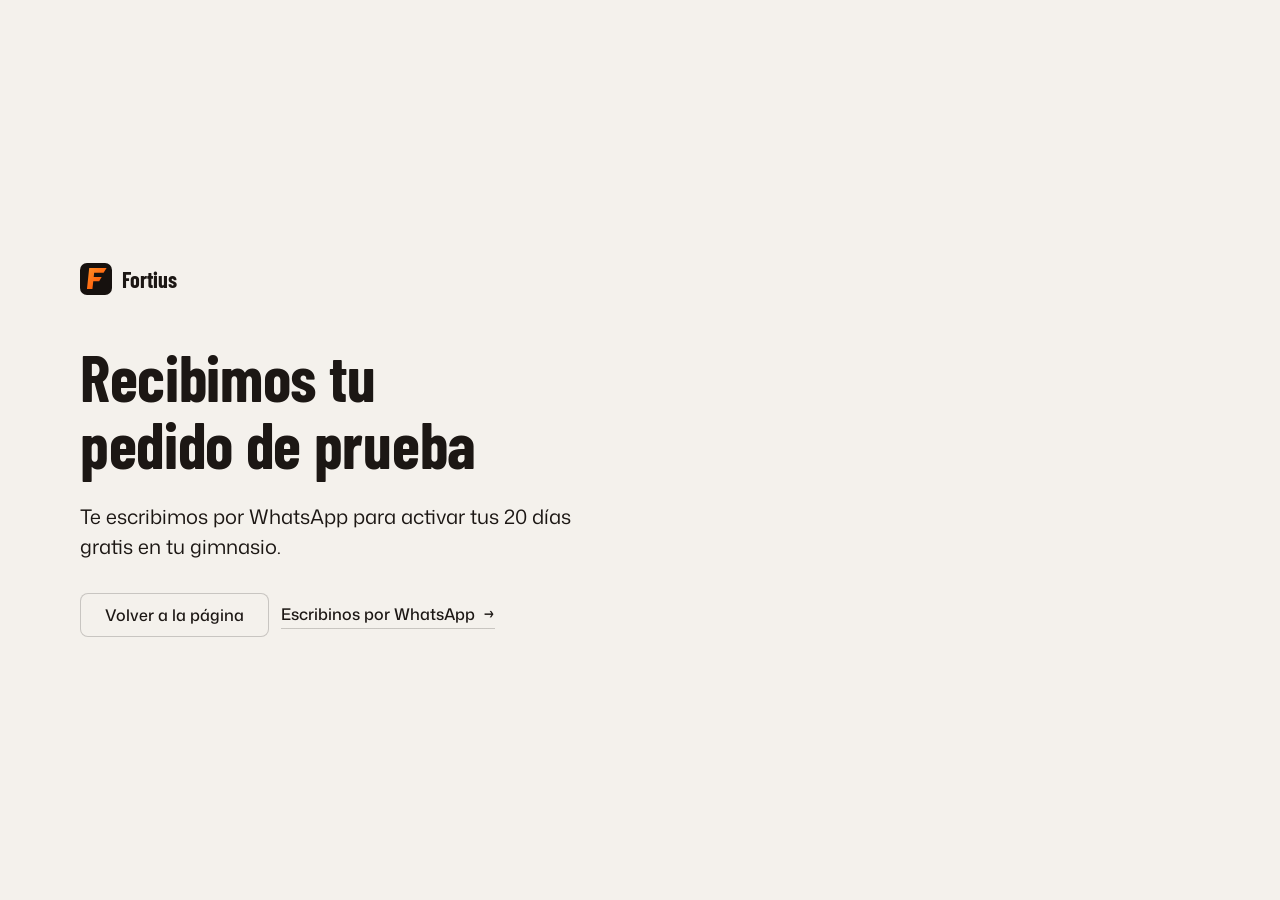
<file: gracias.html>
<!doctype html>
<html lang="es" data-type="software" data-radius="soft" data-buttons="solid" data-motion>
<head>
<meta charset="utf-8">
<meta name="viewport" content="width=device-width, initial-scale=1, viewport-fit=cover">
<title>Recibimos tu pedido: Fortius</title>
<meta name="robots" content="noindex">
<link rel="icon" type="image/svg+xml" href="assets/app/fortius.svg">
<link rel="preconnect" href="https://fonts.googleapis.com">
<link rel="preconnect" href="https://fonts.gstatic.com" crossorigin>
<link href="https://fonts.googleapis.com/css2?family=Barlow+Condensed:wght@600;700&family=Mona+Sans:wdth,wght@75..125,400..600&display=swap" rel="stylesheet">
<link rel="stylesheet" href="assets/system.css">
<link rel="stylesheet" href="assets/motion/motion.css">
<style>
:root {
  --p-bg: #f4f1ec; --p-surface: #e9e4dc; --p-ink: #1c1714; --p-muted: #463f39;
  --p-accent: #e8590c; --p-accent-ink: #111111; --p-action: #e8590c; --p-action-ink: #111111;
  --p-inv-bg: #1c1714; --p-inv-surface: #282320; --p-inv-ink: #f4f1ec; --p-inv-muted: #c4bfb9;
  --p-inv-accent: #e8590c; --p-inv-accent-ink: #111111; --p-inv-action: #e8590c; --p-inv-action-ink: #111111;
  --font-display: "Barlow Condensed", "Arial Narrow", system-ui, sans-serif;
  --font-text: "Mona Sans", system-ui, sans-serif;
  --display-weight: 700;
  --display-tracking: -0.005em;
  --display-stretch: 100%;
}
.gracias { min-height: 100svh; display: grid; align-content: center; padding-block: var(--s-8); }
.gracias__marca { display: inline-flex; align-items: center; gap: 10px; font: var(--display-weight) 22px/1 var(--font-display); color: var(--ink); text-decoration: none; margin-bottom: var(--s-7); }
.gracias__marca svg { width: 32px; height: 32px; }
.gracias h1 { font: var(--display-weight) clamp(38px, 4vw + 20px, 64px)/1.05 var(--font-display); letter-spacing: var(--display-tracking); font-stretch: var(--display-stretch); margin: 0 0 var(--s-5); max-width: 16ch; }
.gracias p { font-size: 20px; line-height: 1.5; max-width: 44ch; margin: 0 0 var(--s-6); }
</style>
</head>
<body>
<main class="gracias">
  <div class="wrap">
    <a class="gracias__marca" href="index.html" aria-label="Fortius, volver al inicio">
      <svg viewBox="0 0 512 512" aria-hidden="true"><defs><linearGradient id="gr-f" x1="0" y1="0" x2="1" y2="1"><stop offset="0" stop-color="#FF8A24"/><stop offset="1" stop-color="#FF4E00"/></linearGradient></defs><rect width="512" height="512" rx="112" fill="#16110E"/><g transform="translate(256 256) skewX(-6) translate(-256 -256) translate(0 -8) translate(256 256) scale(1.18) translate(-256 -256)"><path d="M148 400 L148 112 L384 112 L350 178 L222 178 L222 234 L330 234 L302 292 L222 292 L222 400 Z" fill="url(#gr-f)"/></g></svg>Fortius</a>
    <h1>Recibimos tu pedido de prueba</h1>
    <p>Te escribimos por WhatsApp para activar tus 20 días gratis en tu gimnasio.</p>
    <div class="btn-row">
      <a class="btn btn--secondary" href="index.html">Volver a la página</a>
      <a class="link" href="https://wa.me/5493571313949?text=%C2%A1Hola%20equipo%20Fortius%21%20%F0%9F%94%A5%20Acabo%20de%20pedir%20la%20prueba%20de%2020%20d%C3%ADas.%20%C2%A1Listos%20para%20la%20primera%20serie%21" target="_blank" rel="noopener">Escribinos por WhatsApp</a>
    </div>
  </div>
</main>
<script type="module" src="assets/motion/motion.js"></script>
</body>
</html>
</file>
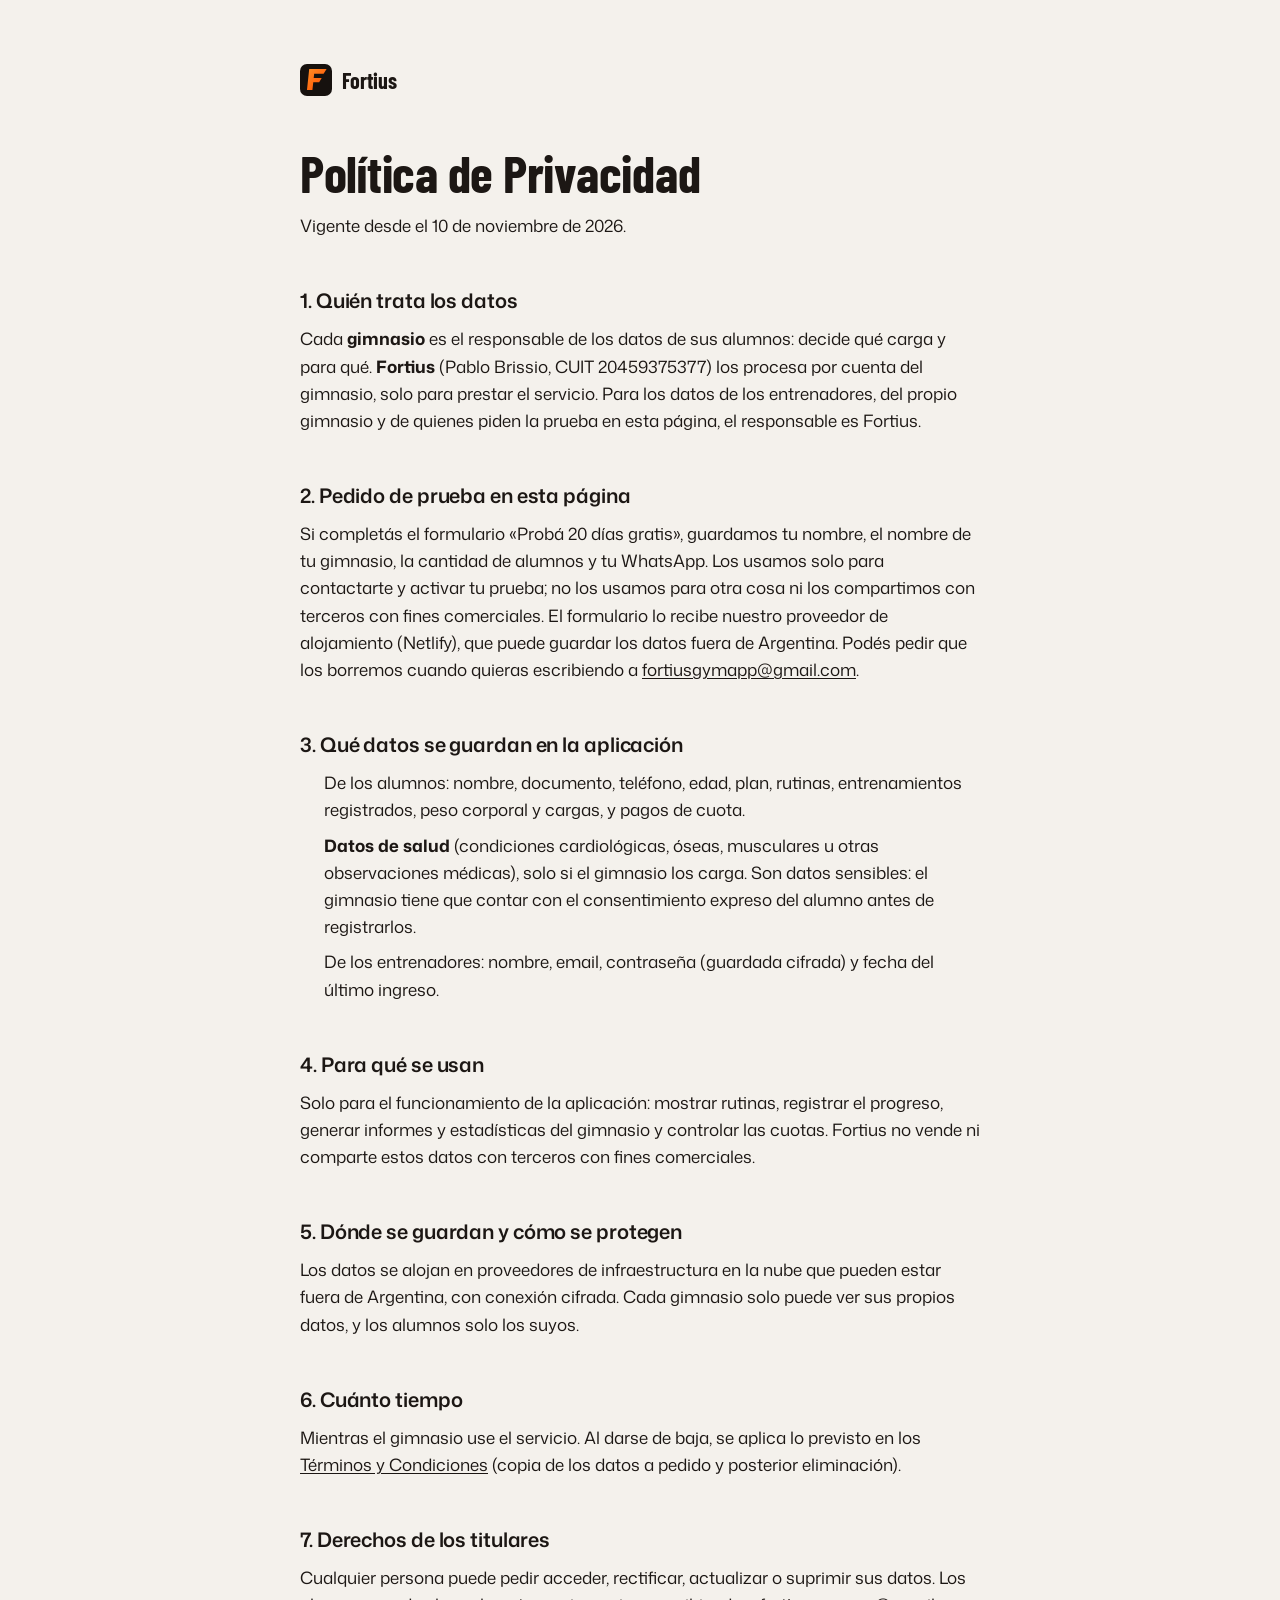
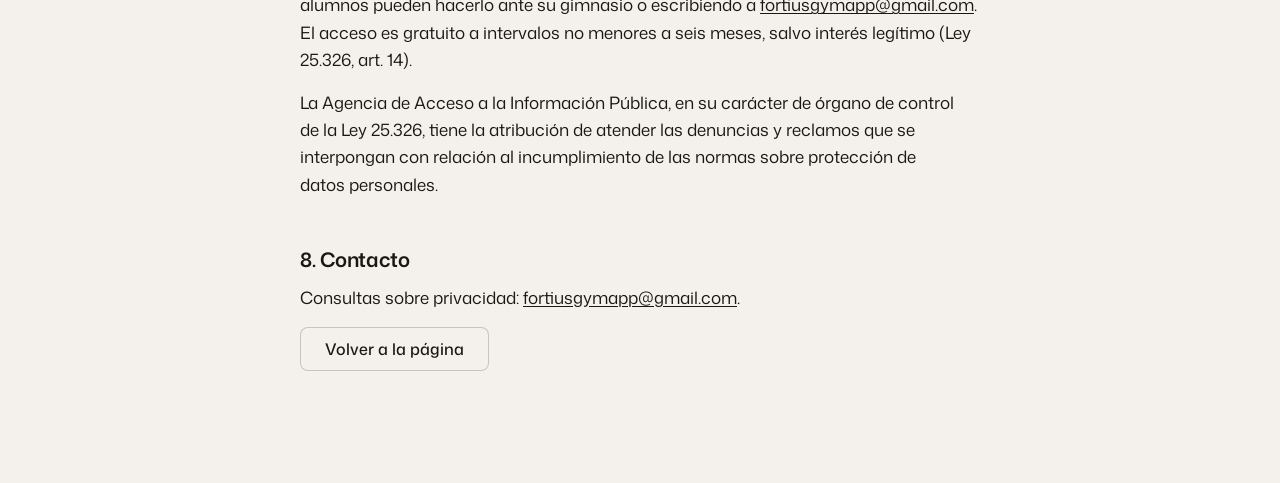
<file: privacidad.html>
<!doctype html>
<html lang="es" data-type="software" data-radius="soft" data-buttons="solid">
<head>
<meta charset="utf-8">
<meta name="viewport" content="width=device-width, initial-scale=1, viewport-fit=cover">
<title>Política de Privacidad: Fortius</title>
<meta name="description" content="Cómo trata Fortius los datos de los gimnasios, sus alumnos y de quienes piden la prueba gratis.">
<link rel="icon" type="image/svg+xml" href="assets/app/fortius.svg">
<link rel="preconnect" href="https://fonts.googleapis.com">
<link rel="preconnect" href="https://fonts.gstatic.com" crossorigin>
<link href="https://fonts.googleapis.com/css2?family=Barlow+Condensed:wght@600;700&family=Mona+Sans:wdth,wght@75..125,400..600&display=swap" rel="stylesheet">
<link rel="stylesheet" href="assets/system.css">
<link rel="stylesheet" href="assets/legal.css">
</head>
<body>
<main class="legal">
  <div class="wrap">
    <a class="legal__marca" href="index.html" aria-label="Fortius, volver al inicio">
      <svg viewBox="0 0 512 512" aria-hidden="true"><defs><linearGradient id="lg-f" x1="0" y1="0" x2="1" y2="1"><stop offset="0" stop-color="#FF8A24"/><stop offset="1" stop-color="#FF4E00"/></linearGradient></defs><rect width="512" height="512" rx="112" fill="#16110E"/><g transform="translate(256 256) skewX(-6) translate(-256 -256) translate(0 -8) translate(256 256) scale(1.18) translate(-256 -256)"><path d="M148 400 L148 112 L384 112 L350 178 L222 178 L222 234 L330 234 L302 292 L222 292 L222 400 Z" fill="url(#lg-f)"/></g></svg>Fortius</a>
    <h1>Política de Privacidad</h1>
    <p class="legal__vigencia">Vigente desde el 10 de noviembre de 2026.</p>

    <h2>1. Quién trata los datos</h2>
    <p>Cada <strong>gimnasio</strong> es el responsable de los datos de sus alumnos: decide qué carga y para qué. <strong>Fortius</strong> (Pablo Brissio, CUIT 20459375377) los procesa por cuenta del gimnasio, solo para prestar el servicio. Para los datos de los entrenadores, del propio gimnasio y de quienes piden la prueba en esta página, el responsable es Fortius.</p>

    <h2>2. Pedido de prueba en esta página</h2>
    <p>Si completás el formulario «Probá 20 días gratis», guardamos tu nombre, el nombre de tu gimnasio, la cantidad de alumnos y tu WhatsApp. Los usamos solo para contactarte y activar tu prueba; no los usamos para otra cosa ni los compartimos con terceros con fines comerciales. El formulario lo recibe nuestro proveedor de alojamiento (Netlify), que puede guardar los datos fuera de Argentina. Podés pedir que los borremos cuando quieras escribiendo a <a href="mailto:fortiusgymapp@gmail.com">fortiusgymapp@gmail.com</a>.</p>

    <h2>3. Qué datos se guardan en la aplicación</h2>
    <ul>
      <li>De los alumnos: nombre, documento, teléfono, edad, plan, rutinas, entrenamientos registrados, peso corporal y cargas, y pagos de cuota.</li>
      <li><strong>Datos de salud</strong> (condiciones cardiológicas, óseas, musculares u otras observaciones médicas), solo si el gimnasio los carga. Son datos sensibles: el gimnasio tiene que contar con el consentimiento expreso del alumno antes de registrarlos.</li>
      <li>De los entrenadores: nombre, email, contraseña (guardada cifrada) y fecha del último ingreso.</li>
    </ul>

    <h2>4. Para qué se usan</h2>
    <p>Solo para el funcionamiento de la aplicación: mostrar rutinas, registrar el progreso, generar informes y estadísticas del gimnasio y controlar las cuotas. Fortius no vende ni comparte estos datos con terceros con fines comerciales.</p>

    <h2>5. Dónde se guardan y cómo se protegen</h2>
    <p>Los datos se alojan en proveedores de infraestructura en la nube que pueden estar fuera de Argentina, con conexión cifrada. Cada gimnasio solo puede ver sus propios datos, y los alumnos solo los suyos.</p>

    <h2>6. Cuánto tiempo</h2>
    <p>Mientras el gimnasio use el servicio. Al darse de baja, se aplica lo previsto en los <a href="terminos.html">Términos y Condiciones</a> (copia de los datos a pedido y posterior eliminación).</p>

    <h2>7. Derechos de los titulares</h2>
    <p>Cualquier persona puede pedir acceder, rectificar, actualizar o suprimir sus datos. Los alumnos pueden hacerlo ante su gimnasio o escribiendo a <a href="mailto:fortiusgymapp@gmail.com">fortiusgymapp@gmail.com</a>. El acceso es gratuito a intervalos no menores a seis meses, salvo interés legítimo (Ley 25.326, art. 14).</p>
    <p>La Agencia de Acceso a la Información Pública, en su carácter de órgano de control de la Ley 25.326, tiene la atribución de atender las denuncias y reclamos que se interpongan con relación al incumplimiento de las normas sobre protección de datos personales.</p>

    <h2>8. Contacto</h2>
    <p>Consultas sobre privacidad: <a href="mailto:fortiusgymapp@gmail.com">fortiusgymapp@gmail.com</a>.</p>

    <p class="legal__volver"><a class="btn btn--secondary" href="index.html">Volver a la página</a></p>
  </div>
</main>
</body>
</html>
</file>
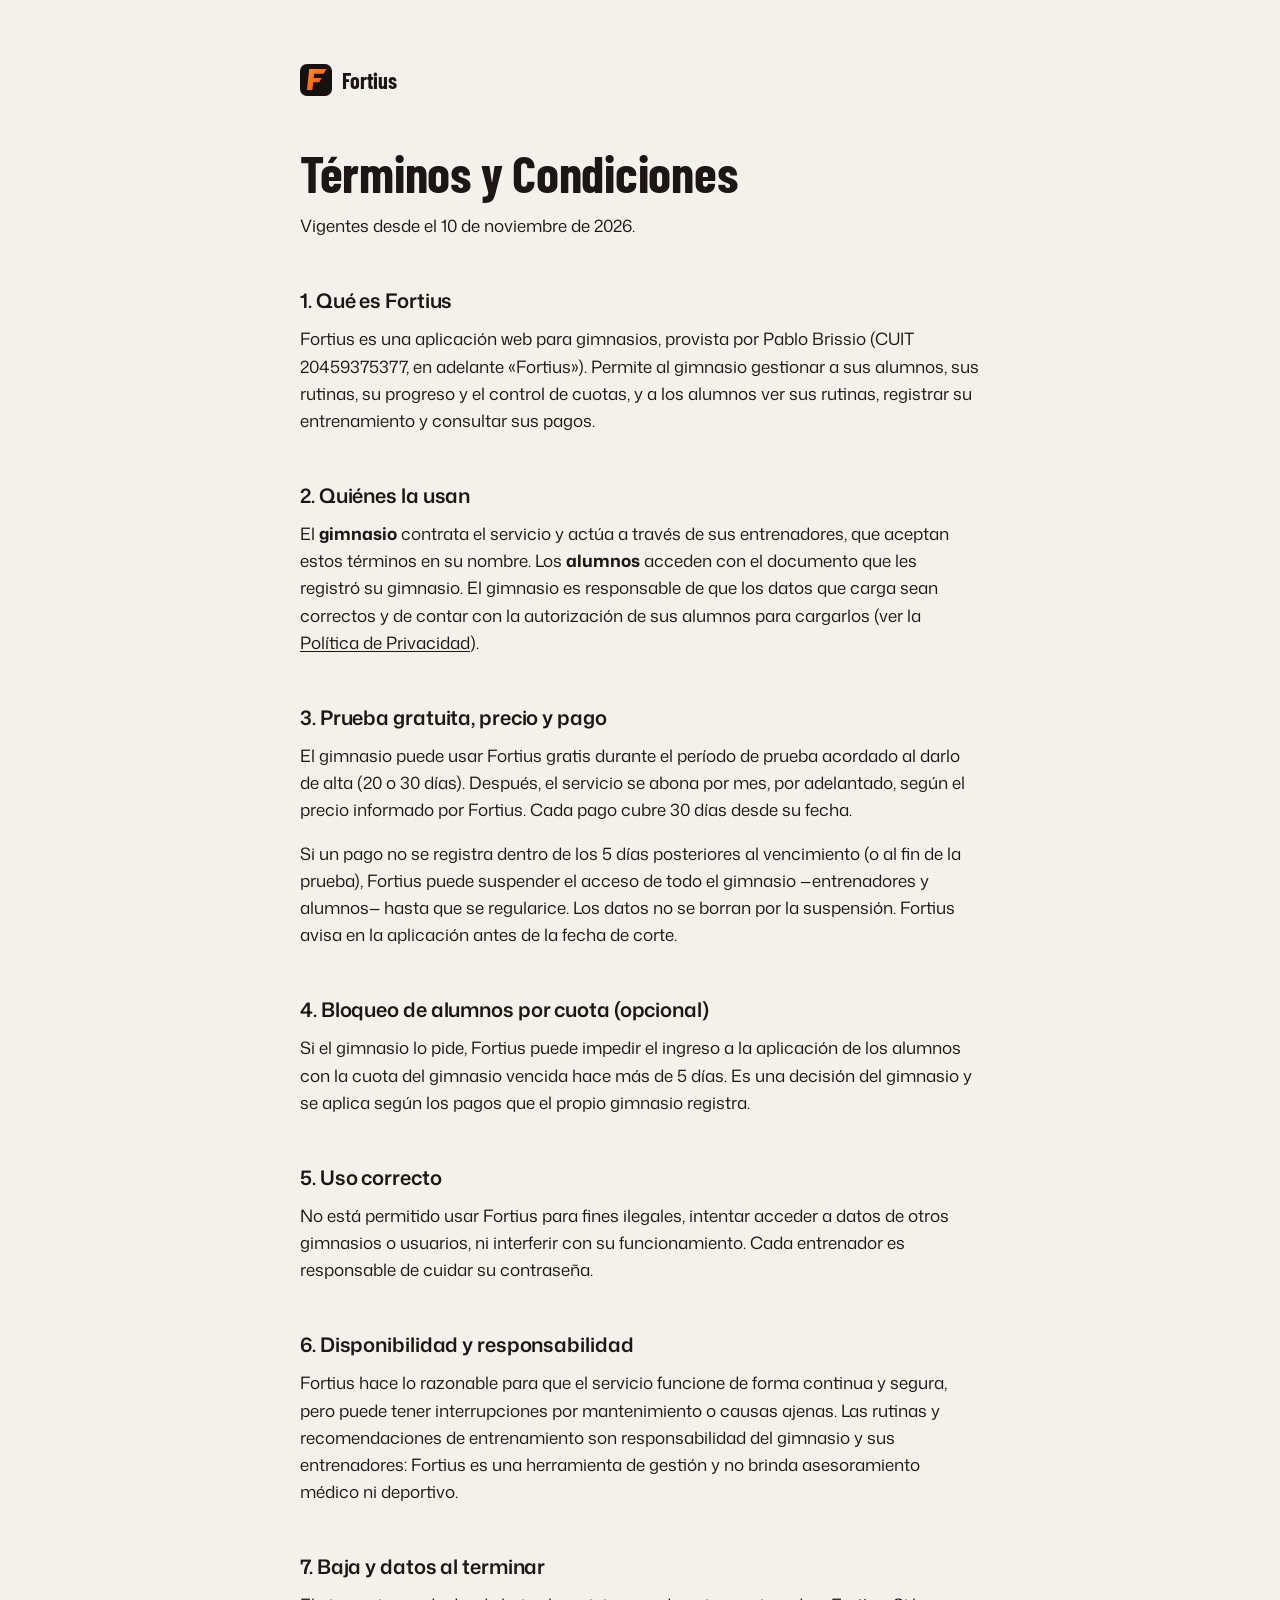
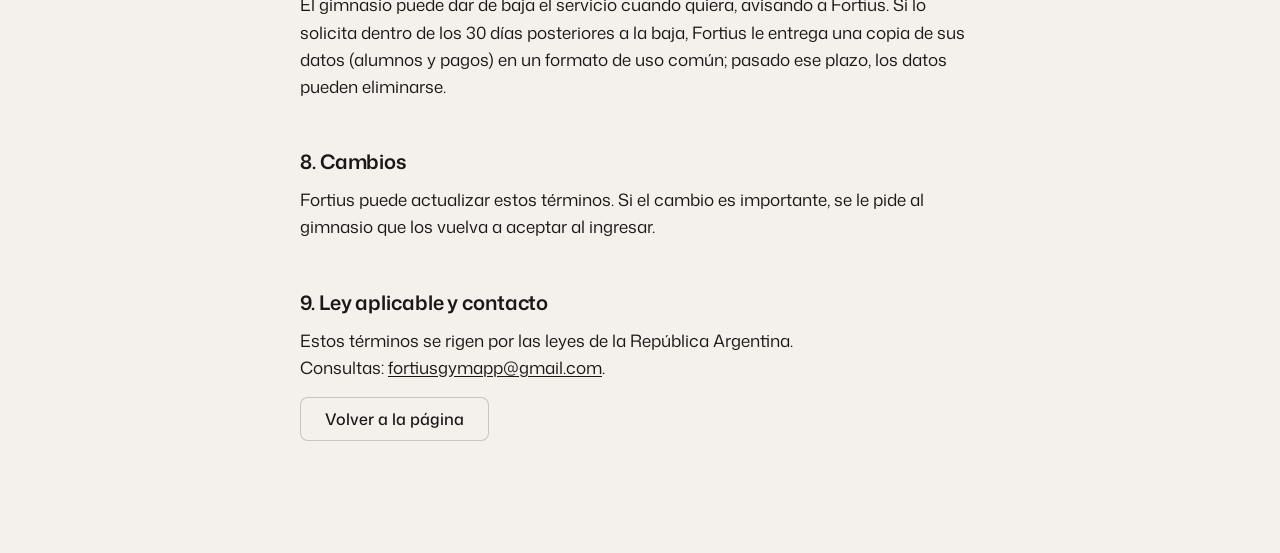
<file: terminos.html>
<!doctype html>
<html lang="es" data-type="software" data-radius="soft" data-buttons="solid">
<head>
<meta charset="utf-8">
<meta name="viewport" content="width=device-width, initial-scale=1, viewport-fit=cover">
<title>Términos y Condiciones: Fortius</title>
<meta name="description" content="Términos y Condiciones de uso de Fortius, el software para gimnasios.">
<link rel="icon" type="image/svg+xml" href="assets/app/fortius.svg">
<link rel="preconnect" href="https://fonts.googleapis.com">
<link rel="preconnect" href="https://fonts.gstatic.com" crossorigin>
<link href="https://fonts.googleapis.com/css2?family=Barlow+Condensed:wght@600;700&family=Mona+Sans:wdth,wght@75..125,400..600&display=swap" rel="stylesheet">
<link rel="stylesheet" href="assets/system.css">
<link rel="stylesheet" href="assets/legal.css">
</head>
<body>
<main class="legal">
  <div class="wrap">
    <a class="legal__marca" href="index.html" aria-label="Fortius, volver al inicio">
      <svg viewBox="0 0 512 512" aria-hidden="true"><defs><linearGradient id="lg-f" x1="0" y1="0" x2="1" y2="1"><stop offset="0" stop-color="#FF8A24"/><stop offset="1" stop-color="#FF4E00"/></linearGradient></defs><rect width="512" height="512" rx="112" fill="#16110E"/><g transform="translate(256 256) skewX(-6) translate(-256 -256) translate(0 -8) translate(256 256) scale(1.18) translate(-256 -256)"><path d="M148 400 L148 112 L384 112 L350 178 L222 178 L222 234 L330 234 L302 292 L222 292 L222 400 Z" fill="url(#lg-f)"/></g></svg>Fortius</a>
    <h1>Términos y Condiciones</h1>
    <p class="legal__vigencia">Vigentes desde el 10 de noviembre de 2026.</p>

    <h2>1. Qué es Fortius</h2>
    <p>Fortius es una aplicación web para gimnasios, provista por Pablo Brissio (CUIT 20459375377, en adelante «Fortius»). Permite al gimnasio gestionar a sus alumnos, sus rutinas, su progreso y el control de cuotas, y a los alumnos ver sus rutinas, registrar su entrenamiento y consultar sus pagos.</p>

    <h2>2. Quiénes la usan</h2>
    <p>El <strong>gimnasio</strong> contrata el servicio y actúa a través de sus entrenadores, que aceptan estos términos en su nombre. Los <strong>alumnos</strong> acceden con el documento que les registró su gimnasio. El gimnasio es responsable de que los datos que carga sean correctos y de contar con la autorización de sus alumnos para cargarlos (ver la <a href="privacidad.html">Política de Privacidad</a>).</p>

    <h2>3. Prueba gratuita, precio y pago</h2>
    <p>El gimnasio puede usar Fortius gratis durante el período de prueba acordado al darlo de alta (20 o 30 días). Después, el servicio se abona por mes, por adelantado, según el precio informado por Fortius. Cada pago cubre 30 días desde su fecha.</p>
    <p>Si un pago no se registra dentro de los 5 días posteriores al vencimiento (o al fin de la prueba), Fortius puede suspender el acceso de todo el gimnasio —entrenadores y alumnos— hasta que se regularice. Los datos no se borran por la suspensión. Fortius avisa en la aplicación antes de la fecha de corte.</p>

    <h2>4. Bloqueo de alumnos por cuota (opcional)</h2>
    <p>Si el gimnasio lo pide, Fortius puede impedir el ingreso a la aplicación de los alumnos con la cuota del gimnasio vencida hace más de 5 días. Es una decisión del gimnasio y se aplica según los pagos que el propio gimnasio registra.</p>

    <h2>5. Uso correcto</h2>
    <p>No está permitido usar Fortius para fines ilegales, intentar acceder a datos de otros gimnasios o usuarios, ni interferir con su funcionamiento. Cada entrenador es responsable de cuidar su contraseña.</p>

    <h2>6. Disponibilidad y responsabilidad</h2>
    <p>Fortius hace lo razonable para que el servicio funcione de forma continua y segura, pero puede tener interrupciones por mantenimiento o causas ajenas. Las rutinas y recomendaciones de entrenamiento son responsabilidad del gimnasio y sus entrenadores: Fortius es una herramienta de gestión y no brinda asesoramiento médico ni deportivo.</p>

    <h2>7. Baja y datos al terminar</h2>
    <p>El gimnasio puede dar de baja el servicio cuando quiera, avisando a Fortius. Si lo solicita dentro de los 30 días posteriores a la baja, Fortius le entrega una copia de sus datos (alumnos y pagos) en un formato de uso común; pasado ese plazo, los datos pueden eliminarse.</p>

    <h2>8. Cambios</h2>
    <p>Fortius puede actualizar estos términos. Si el cambio es importante, se le pide al gimnasio que los vuelva a aceptar al ingresar.</p>

    <h2>9. Ley aplicable y contacto</h2>
    <p>Estos términos se rigen por las leyes de la República Argentina. Consultas: <a href="mailto:fortiusgymapp@gmail.com">fortiusgymapp@gmail.com</a>.</p>

    <p class="legal__volver"><a class="btn btn--secondary" href="index.html">Volver a la página</a></p>
  </div>
</main>
</body>
</html>
</file>
<file: assets/system.css>
/*
  taste-skill system.css - the one system for the page. Link it first, then assets/ui/cards.css (the
  feature card, its panel and the fragment placements), then set the palette (--p-*), the fonts and
  the radius set on :root in the page (node scripts/start.mjs prints that block).
  Do not add a second grid, spacing scale, type scale, radius scale, button or card style.
*/

/* ---------------------------------------------------------------- tokens */
:root {
  /* palette (hex only; fx.js reads --bg --surface --ink --muted --accent --accent-ink) */
  --p-bg: #ffffff;
  --p-surface: #f4f4f4;
  --p-ink: #111111;
  --p-muted: #6b6b6b;
  --p-accent: #1a4be0;
  --p-accent-ink: #ffffff;
  --p-action: #1a4be0;      /* buttons, links, focus: the accent, or the ink when the accent is too pale */
  --p-action-ink: #ffffff;
  --p-inv-bg: #111111;
  --p-inv-surface: #1c1c1c;
  --p-inv-ink: #f4f4f4;
  --p-inv-muted: #a3a3a3;
  --p-inv-accent: #ffffff;
  --p-inv-accent-ink: #111111;
  --p-inv-action: #ffffff;
  --p-inv-action-ink: #111111;
  /* the lit ground behind UI and in the closing band (references/cards.md), one per page, tech pages only
     (none on kind other, which is flat): <html data-ground="sand|sky|sage|painting">. system.js gives it to every ground
     that holds UI, on light and dark pages alike; --hue on one panel changes only its accent */
  --ground-bg: #d9ccb7; --ground-surface: #e9e0d2; --ground-ink: #2a2622; --ground-muted: #5a534a; --ground-accent: #a8794a;

  /* fonts */
  --font-display: system-ui, -apple-system, "Segoe UI", sans-serif;
  --font-text: system-ui, -apple-system, "Segoe UI", sans-serif;
  --font-mono: ui-monospace, "SFMono-Regular", Menlo, Consolas, monospace;
  --display-weight: 400;    /* headlines 400; 500 on a tech page (software, gaming, hardware) */
  --display-tracking: -0.025em;

  /* the page rhythm (references/layout-v4.md): one section per screen. The header is fixed and
     --nav tall; every section is padded --padt above and --padb (plus the phone action bar, --bar)
     below, and is exactly one or two screens tall (--h: 1 or 2; --hm on a phone). The hero's words
     start --hgap under the header and its content ends --hpadb above the fold. */
  --nav: 72px;
  --padt: 120px;
  --padb: 72px;
  --hgap: 48px;
  --hpadb: 64px;
  --bar: 0px;
  /* grid: one .wrap (alias .container) for the header, every section and the footer, the same
     --gut on both sides: 1280 wide at x 80-1360 at 1440, 342 at x 24-366 at 390 */
  --container: 1280px;
  --gut: 80px;
  --pad: var(--gut);
  --gutter: 24px;

  /* spacing: 4/8 scale */
  --s-1: 4px;  --s-2: 8px;  --s-3: 12px; --s-4: 16px; --s-5: 24px;
  --s-6: 32px; --s-7: 48px; --s-8: 64px; --s-9: 96px; --s-10: 128px;
  --section: 40px;      /* only a .section outside main (the kit's demo pages); every main > section and
                           footer.closing take --padt and --padb */
  --section-band: 56px; /* the same for an older footer outside footer.closing */
  --head-gap: 48px;     /* the one heading-to-content gap, 32 on a phone (layout.css reads it as --ly-head-gap) */
  --card-pad: 16px;     /* card padding (cards.css sets its own for cards with a panel) */
  --card-gap: 16px;     /* gap between cards */

  /* type scale (the only sizes on the page) */
  --t-label: 13px;
  --t-small: 14px;
  --t-body: 16px;
  --t-lead: 18px;
  --t-card: 18px;
  --t-h3: 24px;
  /* straight lines from the phone size at 390 to the desktop size at 1440 (system.md's table) */
  --t-h2: clamp(30px, 1.72vw + 23.3px, 48px);
  --t-h1: clamp(38px, 3.24vw + 25.4px, 72px);
  /* a big number stays a step under the h2 (VI-11): 38 at 1440, 28 at 390, so it never reads as a
     section heading; a stats row and a price set their own, smaller still */
  --t-stat: clamp(28px, .952vw + 24.29px, 38px);

  /* radius: one scale (soft by default; data-radius on <html> switches it) */
  --r-sm: 8px;  --r-md: 12px; --r-lg: 20px; --r-btn: 8px;

  /* controls (fixed here; a page never adds its own) */
  --btn-h: 44px;
  --btn-h-sm: 36px;
  --nav-h: var(--nav);  /* the older name, kept for the kit's files */
  --icon: 16px;         /* small icons: socials, menu chevrons, mono brand marks */

  /* motion */
  --ease: cubic-bezier(.2, .7, .2, 1);
  --dur: 180ms;
}
html[data-radius="sharp"] { --r-sm: 4px; --r-md: 6px;  --r-lg: 8px;  --r-btn: 4px; }
html[data-radius="soft"]  { --r-sm: 8px; --r-md: 12px; --r-lg: 20px; --r-btn: 8px; }
html[data-radius="round"] { --r-sm: 10px; --r-md: 16px; --r-lg: 24px; --r-btn: 999px; }
/* the four lit grounds (references/cards.md); sand is the default above. painting goes with
   painterly-landscape (x.ai's daylight sky over olive hills) */
html[data-ground="sky"]      { --ground-bg: #c6d3df; --ground-surface: #d6e0e9; --ground-ink: #25303a; --ground-muted: #4d5964; --ground-accent: #3f6a92; }
html[data-ground="sage"]     { --ground-bg: #cdd6c6; --ground-surface: #dce3d6; --ground-ink: #262d24; --ground-muted: #535b51; --ground-accent: #6c8e63; }
html[data-ground="painting"] { --ground-bg: #79a8d6; --ground-surface: #a6c4e2; --ground-ink: #16212c; --ground-muted: #273949; --ground-accent: #9c9b3c; }
/* cards.css takes its card and panel radii from this scale */
html[data-radius] .card { --c-r: var(--r-lg); }
html[data-radius] .panel { --p-r: var(--r-md); }

/* a phone: the header 56, the sections padded 96 / 48, the hero's words 40 under the header and its
   content ending 24 above the fold, 24 at both sides, 12 between columns */
@media (max-width: 639px) {
  :root { --nav: 56px; --padt: 96px; --padb: 48px; --hgap: 40px; --hpadb: 24px; --gut: 24px; --gutter: 12px; --card-gap: 12px; --head-gap: 32px; }
}
@media (min-width: 640px) {
  :root { --gut: 48px; --section: 48px; --section-band: 72px; --card-pad: 24px; }
}
@media (min-width: 1024px) {
  :root { --gut: 80px; --section: 56px; --section-band: 96px; --card-gap: 24px;
          --t-lead: 20px; --t-card: 20px; --t-h3: 28px; }
  /* a place (and a local service): the 1200 column at x 120-1320 */
  html[data-type="place"] { --gut: 120px; --container: 1200px; }
}
/* a place (VI-06, ST-96, PH-23): its own smaller type (h1 48/53 and 32/37, h2 32/40 and 24/30, titles
   and the sub-line 20 and 18), the Recipe 3 hero's gap under its photograph (40, 24 on a phone),
   square photographs and cards and 2px buttons, whatever data-radius and data-buttons say */
:root[data-type="place"] {
  --hgap: 40px;
  --t-h1: clamp(32px, 1.524vw + 26.06px, 48px);
  --t-h2: clamp(24px, .762vw + 21px, 32px);
  --t-h3: clamp(20px, .381vw + 18.51px, 24px);
  --r-sm: 2px; --r-md: 0px; --r-lg: 0px; --r-btn: 2px;
}
:root[data-type="place"] :is(h1, .t-h1) { line-height: 1.104; }
:root[data-type="place"] :is(h2, .t-h2) { line-height: 1.25; }
@media (max-width: 639px) {
  :root[data-type="place"] { --hgap: 24px; }
  :root[data-type="place"] :is(h1, .t-h1) { line-height: 1.156; }
}

/* ---------------------------------------------------------------- grounds (at most three) */
:root, .ground-base {
  --bg: var(--p-bg); --surface: var(--p-surface); --ink: var(--p-ink); --muted: var(--p-muted);
  --accent: var(--p-accent); --accent-ink: var(--p-accent-ink); --card: var(--p-surface);
  --action: var(--p-action); --action-ink: var(--p-action-ink);
}
.ground-surface {
  --bg: var(--p-surface); --surface: var(--p-bg); --ink: var(--p-ink); --muted: var(--p-muted);
  --accent: var(--p-accent); --accent-ink: var(--p-accent-ink); --card: var(--p-bg);
  --action: var(--p-action); --action-ink: var(--p-action-ink);
}
.ground-inverse {
  --bg: var(--p-inv-bg); --surface: var(--p-inv-surface); --ink: var(--p-inv-ink); --muted: var(--p-inv-muted);
  --accent: var(--p-inv-accent); --accent-ink: var(--p-inv-accent-ink); --card: var(--p-inv-surface);
  --action: var(--p-inv-action); --action-ink: var(--p-inv-action-ink);
}
:root, .ground-base, .ground-surface, .ground-inverse {
  --line: color-mix(in oklab, var(--ink) 11%, transparent);
  --line-strong: color-mix(in oklab, var(--ink) 20%, transparent);
  /* effects (fx.js) and UI fragments (assets/ui) take the colours of the ground they sit on */
  --fx-bg: var(--bg); --fx-surface: var(--surface); --fx-ink: var(--ink); --fx-muted: var(--muted);
  --fx-accent: var(--accent); --fx-accent-ink: var(--accent-ink);
  --ui-font: var(--font-text); --ui-mono: var(--font-mono); --ui-radius: var(--r-md);
}
.ground-base, .ground-surface, .ground-inverse { background: var(--bg); color: var(--ink); }

/* ---------------------------------------------------------------- base */
*, *::before, *::after { box-sizing: border-box; }
/* an anchor lands on the section's top (the judge's frame): the fixed header covers --nav of its --padt */
html { -webkit-text-size-adjust: 100%; scroll-padding-top: 0; scroll-behavior: auto; margin: 0; }
body {
  margin: 0; background: var(--bg); color: var(--ink);
  font: 400 var(--t-body)/1.55 var(--font-text);
  -webkit-font-smoothing: antialiased; text-rendering: optimizeLegibility; overflow-x: clip;
}
img, svg, video, canvas { display: block; max-width: 100%; }
/* hidden means hidden, also on an img the line above makes a block (a menu tab's photograph, a peek photograph) */
[hidden] { display: none !important; }
img, video { height: auto; }
a { color: inherit; text-decoration: none; }
button { font: inherit; color: inherit; }
h1, h2, h3, h4, p, ul, ol, figure, blockquote { margin: 0; }
ul, ol { padding: 0; list-style: none; }
h1, h2, h3, h4 {
  font-family: var(--font-display); font-weight: var(--display-weight);
  letter-spacing: var(--display-tracking); text-wrap: balance; overflow-wrap: break-word;
}
h1, .t-h1 { font-size: var(--t-h1); line-height: 1.04; }
h2, .t-h2 { font-size: var(--t-h2); line-height: 1.1; }
h3, .t-h3 { font-size: var(--t-h3); line-height: 1.2; }
h4, .t-card { font-family: var(--font-text); font-weight: 500; font-size: var(--t-card); line-height: 1.3; letter-spacing: -0.01em; }
p { text-wrap: pretty; }
.t-lead  { font-size: var(--t-lead); line-height: 1.5; }
.t-body  { font-size: var(--t-body); line-height: 1.55; }
.t-small { font-size: var(--t-small); line-height: 1.5; }
.t-label { font-size: var(--t-label); font-weight: 500; line-height: 1.4; letter-spacing: 0.01em; }
.t-stat  { font-family: var(--font-display); font-weight: var(--display-weight); font-size: var(--t-stat);
           line-height: 1; letter-spacing: var(--display-tracking); font-variant-numeric: tabular-nums; }
.muted { color: var(--muted); }
.mono  { font-family: var(--font-mono); }
.measure { max-width: 62ch; }
:focus-visible { outline: 2px solid var(--action); outline-offset: 2px; border-radius: 2px; }
::selection { background: color-mix(in oklab, var(--accent) 30%, transparent); }

/* ---------------------------------------------------------------- grid */
.wrap, .container { width: min(100% - 2 * var(--gut), var(--container)); margin-inline: auto; padding-inline: 0; }
.grid { display: grid; grid-template-columns: repeat(12, minmax(0, 1fr)); column-gap: var(--gutter); row-gap: var(--card-gap); }
.grid > * { min-width: 0; grid-column: 1 / -1; }
.section { padding-block: var(--section); }

/* ---------------------------------------------------------------- one section per screen
   The page is a stack of screens. Framed at scrollY = k x the screen height, a shot shows exactly one
   section: the hero alone on the first screen, every other section (and footer.closing, the close and
   the footer in one) exactly one or two screens tall, its h2 first, --padt under its top. Heights
   and padding do it: no pinning, snapping or script.
     <section class="section" id=".." style="--h: 2">     (2 screens; --hm sets a phone's count alone)
       <div class="wrap"> the h2 first, then the content </div>     (the one in-flow child)
     </section>
   A layer (a full-bleed photograph or ground behind the words) is an <img class="layer" aria-hidden="true">
   beside the .wrap. Content must fit: one screen holds 708px of content at 1440x900 (900 - 120 - 72),
   two hold 1,608 (the second screen's part starts --padt under its top with .g2). From 640 to 1279 a
   section keeps at least its screens and grows past them rather than overlap the next. */
main > :is(section, .section), footer.closing {
  position: relative; box-sizing: border-box;
  height: calc(var(--h, 1) * 100vh); height: calc(var(--h, 1) * 100svh);
  padding: var(--padt) 0 calc(var(--padb) + var(--bar));
}
main > :is(section, .section) > :is(.wrap, .container), footer.closing > .wrap { position: relative; z-index: 1; height: 100%; }
main > :is(section, .section) > :is(.wrap, .container):not(.grid) { display: flex; flex-direction: column; }
/* a .wrap that is the section's grid too (class="wrap grid"): its rows start at the top */
main > :is(section, .section) > :is(.wrap, .container).grid { align-content: start; }
/* .fill: the block that takes what the screen leaves under the heading (a photograph, a frame) */
main > :is(section, .section) > .wrap > .fill { flex: 1 1 0; min-height: 0; }
/* two screens as two groups: row 1 the h2 and the first group, row 2 the rest (no second h2), starting
   --padt under the second screen's top, so the second shot looks like any other section */
main > :is(section, .section).g2, footer.closing.g2 { --h: 2; }
main > :is(section, .section).g2 > :is(.wrap, .container), footer.closing.g2 > .wrap { display: grid; grid-template-rows: minmax(0, 1fr) minmax(0, 1fr); row-gap: calc(var(--padt) + var(--padb) + var(--bar)); }
main > :is(section, .section).g2 > :is(.wrap, .container) > *, footer.closing.g2 > .wrap > * { min-height: 0; align-self: start; }
main > :is(section, .section).g2 > :is(.wrap, .container) > :is(.group, .fill) { align-self: stretch; }
/* a group: one screen's part of a .g2 section (its h2 and first rows, or the rest) */
.group { display: flex; flex-direction: column; min-height: 0; }
/* each screen's card row runs down to that screen's foot (the cards stretch, their panels grow), so
   the second screen of a .g2 is never a short row over an empty ground; both rows end on the same line */
@media (min-width: 1024px) {
  main > :is(section, .section).g2 > .wrap > .grid:last-child,
  main > :is(section, .section).g2 > .wrap > .group > .grid:last-child { align-self: stretch; flex: 1 1 auto; min-height: 0; }
}
.group > .fill { flex: 1 1 0; min-height: 0; }
@media (min-width: 640px) and (max-width: 1279px) {
  main > :is(section, .section):not(.hero, .section--hero), footer.closing {
    height: auto; min-height: calc(var(--h, 1) * 100vh); min-height: calc(var(--h, 1) * 100svh);
  }
  /* the section is a column and its .wrap takes all of it, so a .fill (a photograph, a frame) still
     grows to the section's foot (a min-height percentage would not resolve, leaving it at its least) */
  main > :is(section, .section):not(.hero, .section--hero), footer.closing { display: flex; flex-direction: column; }
  main > :is(section, .section):not(.hero, .section--hero) > :is(.wrap, .container), footer.closing > .wrap { flex: 1 0 auto; height: auto; min-height: 0; }
}
/* a phone: lvh (the screen with its bars hidden) for every section but the hero; --hm when stacking
   makes the content taller than the desktop count */
@media (max-width: 639px) {
  main > :is(section, .section):not(.hero, .section--hero), footer.closing {
    height: calc(var(--hm, var(--h, 1)) * 100vh); height: calc(var(--hm, var(--h, 1)) * 100lvh);
  }
  main > :is(section, .section).g2m, footer.closing.g2m { --hm: 2; }
  main > :is(section, .section).g2m > :is(.wrap, .container), footer.closing.g2m > .wrap { display: grid; grid-template-rows: minmax(0, 1fr) minmax(0, 1fr); row-gap: calc(var(--padt) + var(--padb) + var(--bar)); }
  main > :is(section, .section).g2:not(.g2m) > :is(.wrap, .container) { display: flex; row-gap: 0; }
  main > :is(section, .section).g2:not(.g2m) > :is(.wrap, .container) > * { align-self: stretch; }
}
/* a layer: the photograph or ground of a whole section, under its words, edge to edge */
main > :is(section, .section) > :is(img, video, canvas, picture).layer,
footer.closing > :is(img, video, canvas, picture).layer {
  position: absolute; inset: 0; z-index: 0; width: 100%; height: 100%; max-width: none; object-fit: cover; object-position: var(--pos, 50% 50%);
}
main > :is(section, .section) > picture.layer > img { width: 100%; height: 100%; object-fit: cover; }

/* the hero: exactly the first screen, the fixed header over its top. Its words start --hgap under the
   header (--photo adds a full-bleed photograph's height above them on a place); its content ends
   --hpadb above the fold, and nothing of the next section shows, at 1440, 1024, 820 and 390.
     <section class="hero hero--<type>"><div class="wrap"><div class="hero-text"> .. </div>[one strip]</div></section>
   .hero-text holds the whole composition (the words, and the picture or window beside or under them);
   one docked strip (logos, three facts) may follow it, at most 96px, desktop only. */
main > :is(.hero, .section--hero) {
  height: 100vh; height: 100svh; min-height: 0;
  padding: calc(var(--nav) + var(--photo, 0px) + var(--hgap)) 0 calc(var(--hpadb) + var(--bar));
}
:is(.hero, .section--hero) > .wrap { height: 100%; display: grid; grid-template-rows: minmax(0, 1fr) auto; row-gap: var(--s-7); }
:is(.hero, .section--hero) > .wrap > .hero-text { min-height: 0; }
:is(.hero, .section--hero) > .wrap > .hero-strip { grid-row: 2; max-height: 96px; }
@media (max-width: 639px) { :is(.hero, .section--hero) > .wrap > .hero-strip { display: none; } }
.section--hero .section-head { max-width: 860px; }
/* the starter's own hero (hero-split): the words on span-5 top-aligned, the picture on span-6 start-7
   as tall as the hero's content box (at most 716 at 1440x900); a phone stacks words, then the picture
   in what is left */
.hero-text.hero-split { height: 100%; align-items: stretch; }
.hero-split > .hero-copy { align-self: start; }
.hero-split > .hero-visual { position: relative; min-height: 0; height: 100%; }
@media (max-width: 1023px) {
  .hero-text.hero-split { display: flex; flex-direction: column; gap: var(--s-6); }
  .hero-split > .hero-visual { flex: 1 1 0; min-height: 200px; height: auto; }
}
.hero-copy > * + * { margin-top: var(--s-5); }
/* the h1 first in the words' column: its capitals start on the picture's top line, not the line box's
   (the leading above the capitals would put the words about 12px under the photograph's top) */
.hero-copy > h1:first-child { text-box: trim-start cap alphabetic; }
.hero-copy > .btn-row { margin-top: var(--s-6); }
/* three short facts at the foot of the words' column, on the picture's bottom line (no dead space
   under the buttons): <dl class="hero-facts"><div><dt>..</dt><dd>..</dd></div> x3</dl> */
@media (min-width: 1024px) {
  .hero-split > .hero-copy { height: 100%; display: flex; flex-direction: column; }
  .hero-split > .hero-copy > .hero-facts { margin-top: auto; }
}
.hero-facts { display: grid; grid-template-columns: repeat(3, minmax(0, 1fr)); gap: var(--s-5) var(--gutter); margin: 0; }
.hero-facts > div { display: grid; gap: var(--s-1); align-content: start; }
.hero-facts dt { font-size: var(--t-small); color: var(--muted); }
.hero-facts dd { margin: 0; font-weight: 500; }
@media (max-width: 1023px) { .hero-facts { display: none; } }
/* a notice line above the h1 (changed hours, a delivery cut-off): one line with a number, static,
   starting on the left line like the h1 under it */
.hero-notice { font-size: var(--t-small); font-weight: 500; color: var(--ink); }
.hero-notice b, .hero-notice strong { font-weight: 500; color: var(--accent); }
.hero-copy > .hero-notice + h1 { margin-top: var(--s-5); }

/* a phone: open tiles from a row of three or four (rooms, goods, beans) go two-up, an odd last one
   across the row, so a row of three fits one 844px screen (stacked one under another they need two) */
@media (max-width: 639px) {
  .grid > .tile:is(.span-3, .span-4) { grid-column: auto / span 6; }
  .grid > .tile:is(.span-3, .span-4):nth-child(odd of .tile):nth-last-child(1 of .tile) { grid-column: 1 / -1; }
  .grid > .tile:is(.span-3, .span-4) .tile__head { flex-wrap: wrap; gap: 0 var(--s-2); }
}
/* a phone: open cards (words on the ground, the panel under them) stacked one under another keep 32px
   between a panel's foot and the next card's title, so a title never reads as the panel's caption */
@media (max-width: 639px) { .grid:has(> .card--open) { row-gap: var(--s-6); } }
/* spans: desktop >= 1024. Tablet 640-1023: text cards on span-3 and span-6 go two-up; cards with a
   panel (a visual needs the width; the one exception is a span-6 pair, below)
   and everything else (split text and visuals, span-4 cards, span-5/7/8 blocks) take the full row, so a split stacks and no row is left half empty. Phone < 640: one column. */
@media (min-width: 640px) and (max-width: 1023px) {
  .grid > .card.span-3:not(:has(> .panel)), .grid > .card.span-6:not(:has(> .panel)) { grid-column: auto / span 6; }
  /* the one exception with a panel: a 2x2 (or a pair) of span-6 cards stays two-up from 720px (a panel
     of about 310px and more, wide enough for a kit fragment), so four cards take one or two screens
     at 768-820 instead of a card per row (four stacked panels run past two screens). Split cards and
     every other span keep the full row. Under 720 a card per row. */
  @media (min-width: 720px) {
    .grid > .card.span-6:has(> .panel):not(.card--split) { grid-column: auto / span 6; }
    .grid > .card.span-6:has(> .panel):not(.card--split):nth-child(odd of .card.span-6):nth-last-child(1 of .card.span-6) { grid-column: 1 / -1; }
  }
  /* open tiles (rooms, models, people, a photo pair) go two-up; an odd last one takes the row */
  .grid > .tile:is(.span-3, .span-4, .span-6) { grid-column: auto / span 6; }
  .grid > .tile:is(.span-3, .span-4, .span-6):nth-child(odd of .tile):nth-last-child(1 of .tile) { grid-column: 1 / -1; }
}
@media (min-width: 1024px) {
  .span-2  { grid-column: auto / span 2; }
  .span-3  { grid-column: auto / span 3; }
  .span-4  { grid-column: auto / span 4; }
  .span-5  { grid-column: auto / span 5; }
  .span-6  { grid-column: auto / span 6; }
  .span-7  { grid-column: auto / span 7; }
  .span-8  { grid-column: auto / span 8; }
  .span-9  { grid-column: auto / span 9; }
  .span-10 { grid-column: auto / span 10; }
  .span-12 { grid-column: auto / span 12; }
  .start-1 { grid-column-start: 1; } .start-2 { grid-column-start: 2; } .start-3 { grid-column-start: 3; }
  .start-5 { grid-column-start: 5; } .start-6 { grid-column-start: 6; } .start-7 { grid-column-start: 7; }
  .start-4 { grid-column-start: 4; } .start-8 { grid-column-start: 8; } .start-9 { grid-column-start: 9; }
  .start-10 { grid-column-start: 10; }
  /* a split is top-aligned: the words' first line and the picture's top on one line (never centred
     against each other, never mirrored: text left, the visual right, on every split of the page) */
  .grid--middle, .grid--top { align-items: start; }
}
/* card rows: every card in a row the same height (a plain .grid stretches them) */
.grid:is(.grid--middle, .grid--top) > .card { align-self: stretch; }
/* 1024-1279: a span-4 card's panel would be about 220px wide, too narrow for real UI. Cards with a
   panel on span-4 go two-up, a span-8 one takes the row, and an odd last one takes the row too
   (steps, proof row: two, then one wide; bento: the wide card, then the four small ones two by two) */
@media (min-width: 1024px) and (max-width: 1279px) {
  .grid > .card.span-4:has(> .panel) { grid-column: auto / span 6; }
  .grid > .card.span-8:has(> .panel),
  .grid > .card.span-4:has(> .panel):nth-child(odd of .card.span-4):nth-last-child(1 of .card.span-4) { grid-column: 1 / -1; }
}

/* ---------------------------------------------------------------- section heading */
.section-head { max-width: 760px; margin-bottom: var(--head-gap); display: grid; gap: var(--s-4); }
/* every heading starts on the left line (a centred head among left ones reads as a mistake): the
   old centred head is left-aligned too */
.section-head--center { text-align: left; justify-items: start; }
/* a head row: the h2 (and its line) left, one link or the section's button at the right line */
.section-head--split { max-width: none; display: flex; align-items: end; justify-content: space-between; gap: var(--s-5); flex-wrap: wrap; }
.section-head--split > div { display: grid; gap: var(--s-4); max-width: 760px; }
.section-head p { color: var(--ink); font-size: var(--t-lead); line-height: 1.5; max-width: 60ch; }
.section-head--row { max-width: none; display: flex; align-items: end; justify-content: space-between; gap: var(--s-5); flex-wrap: wrap; }
.section-head--row > div { display: grid; gap: var(--s-4); max-width: 760px; }
/* the hero row (hero-product, hero-cycle): the h1 and its line left, the buttons right, across 1280 */
.section--hero .section-head--row { max-width: none; }

/* ---------------------------------------------------------------- buttons (one pair, a dealt look)
   One pair a page, .btn--primary and .btn--secondary, in the look dealt with the page (sections.md)
   and set once on <html data-buttons>; the markup never changes:
     solid  filled primary, outlined secondary, the radius scale (Figma; the default)
     pill   pills, a chevron after the primary's label, a tinted secondary (x.ai)
     tonal  the radius scale, a tinted secondary with no outline (Linear, Vercel)
     arrow  an arrow after the primary's label; the secondary is a text link with an arrow (Stripe)
     block  near-square corners, 48px tall; the secondary is an underlined text link (shops, hotels) */
.btn {
  display: inline-flex; align-items: center; justify-content: center; gap: var(--s-2);
  height: var(--btn-h); padding: 0 var(--s-5); border-radius: var(--r-btn); border: 1px solid transparent;
  font: 500 var(--t-body)/1 var(--font-text); letter-spacing: 0; white-space: nowrap; cursor: pointer;
  transition: background-color var(--dur) var(--ease), color var(--dur) var(--ease), border-color var(--dur) var(--ease), text-decoration-color var(--dur) var(--ease);
}
.btn--primary { background: var(--action); color: var(--action-ink); }
.btn--primary:hover { background: color-mix(in oklab, var(--action) 86%, var(--ink)); }
/* an inverted primary (the action is the ground's ink: a brand band, a lit ground): its hover steps toward the ground, as the filled one steps toward the ink */
.ground-brand .btn--primary:hover { background: color-mix(in oklab, var(--action) 88%, var(--bg)); }
/* the ground's own colour with a clear border: never grey on grey, readable on an effect too */
.btn--secondary { background: var(--bg); color: var(--ink); border-color: var(--line-strong); }
.btn--secondary:hover { background: color-mix(in oklab, var(--bg) 94%, var(--ink)); border-color: color-mix(in oklab, var(--ink) 35%, transparent); }
.btn--sm { height: var(--btn-h-sm); padding: 0 var(--s-4); font-size: var(--t-small); }
html[data-buttons="pill"] { --r-btn: 999px; }
html[data-buttons="block"] { --r-btn: 2px; --btn-h: 48px; }
html:is([data-buttons="pill"], [data-buttons="tonal"]) .btn--secondary { background: color-mix(in oklab, var(--ink) 8%, var(--bg)); border-color: transparent; }
html:is([data-buttons="pill"], [data-buttons="tonal"]) .btn--secondary:hover { background: color-mix(in oklab, var(--ink) 14%, var(--bg)); border-color: transparent; }
/* arrow and block: the secondary is a text link at the button's height (no box: one button look) */
html:is([data-buttons="arrow"], [data-buttons="block"]) .btn--secondary {
  background: none; border-color: transparent; padding-inline: var(--s-2);
  text-decoration: underline; text-underline-offset: 4px; text-decoration-color: var(--line-strong);   /* the .link look */
}
html:is([data-buttons="arrow"], [data-buttons="block"]) .btn--secondary:hover { background: none; border-color: transparent; text-decoration-color: currentColor; }
/* the glyph after a label: a chevron (pill) or an arrow (arrow), drawn so every font shows the same */
html[data-buttons="pill"] .btn--primary::after,
html[data-buttons="arrow"] :is(.btn--primary, .btn--secondary)::after {
  content: ""; flex: none; width: 12px; height: 12px; margin-right: -2px; background: currentColor;
  -webkit-mask: var(--btn-glyph) center / contain no-repeat; mask: var(--btn-glyph) center / contain no-repeat;
  transition: transform var(--dur) var(--ease);
}
html[data-buttons="pill"] { --btn-glyph: url("data:image/svg+xml,%3Csvg xmlns='http://www.w3.org/2000/svg' viewBox='0 0 12 12'%3E%3Cpath d='M4.5 2.5 8 6l-3.5 3.5' fill='none' stroke='black' stroke-width='1.6' stroke-linecap='round' stroke-linejoin='round'/%3E%3C/svg%3E"); }
html[data-buttons="arrow"] { --btn-glyph: url("data:image/svg+xml,%3Csvg xmlns='http://www.w3.org/2000/svg' viewBox='0 0 12 12'%3E%3Cpath d='M1.5 6h8.5M6.5 2.5 10 6l-3.5 3.5' fill='none' stroke='black' stroke-width='1.5' stroke-linecap='round' stroke-linejoin='round'/%3E%3C/svg%3E"); }
html:is([data-buttons="pill"], [data-buttons="arrow"]) .btn:hover::after { transform: translateX(3px); }
.btn:active { transform: translateY(1px) scale(.985); }
.btn--arrow::after { content: "\2192"; transition: transform var(--dur) var(--ease); }
.btn--arrow:hover::after { transform: translateX(3px); }
/* the drawn arrow (assets/motion: its stem grows and its head moves 3px on hover), the last child of
   a primary button, a pill or a link: <svg class="m-arrow" viewBox="0 0 12 12" aria-hidden="true">
   <path class="m-arrow__stem" d="M1 6h8"/><path class="m-arrow__head" d="M4.5 2.5 8 6l-3.5 3.5"/></svg>.
   It replaces the dealt glyph, so a button never shows two */
.m-arrow { flex: none; width: 12px; height: 12px; margin-right: -2px; overflow: visible;
           fill: none; stroke: currentColor; stroke-width: 1.6; stroke-linecap: round; stroke-linejoin: round; }
.btn--xl .m-arrow { width: 0.62em; height: 0.62em; stroke-width: 1.4; }
:is(.btn, .link, .pill):has(> .m-arrow)::after { content: none; display: none; }
.btn-row { display: flex; flex-wrap: wrap; gap: var(--s-3); align-items: center; }
.section-head--center .btn-row { justify-content: center; }
/* on the phone every button row stacks full width */
@media (max-width: 639px) {
  .btn-row { flex-direction: column; align-items: stretch; width: 100%; justify-self: stretch; }
  /* full width, the second action is a text link at the button's height under the filled one (an
     outline across the whole screen reads as a rule, a pale fill as a switched-off button) */
  .btn-row > .btn--secondary { background: none; border-color: transparent; text-decoration: underline; text-underline-offset: 4px; text-decoration-color: var(--line-strong); }
  .section-head--split > .btn { width: 100%; }
}
.link { display: inline-flex; align-items: center; gap: var(--s-2); font-weight: 500; color: var(--ink);
        text-decoration: underline; text-decoration-color: var(--line-strong); text-underline-offset: 4px;
        transition: text-decoration-color var(--dur) var(--ease); }
.link:hover { text-decoration-color: currentColor; }
.link::after { content: "\2192"; display: inline-block; text-decoration: none; transition: transform var(--dur) var(--ease); }
.link:hover::after { transform: translateX(3px); }
.pill { display: inline-flex; align-items: center; gap: var(--s-2); height: 32px; padding: 0 var(--s-3);
        border-radius: 999px; border: 1px solid var(--line); background: var(--card);
        font-size: var(--t-label); color: var(--ink); }
.pill .muted { color: var(--muted); }

/* ---------------------------------------------------------------- card (one style) */
.card {
  display: flex; flex-direction: column; gap: var(--s-2); min-width: 0;
  background: var(--card); border: 1px solid var(--line); border-radius: var(--r-lg); padding: var(--card-pad);
}
/* small titles in the text face: a display face at 20px (a condensed or hairline serif) reads smaller than the body */
.card > h3, .card > h4, .card--plan h3 { font-family: var(--font-text); font-weight: 500; font-size: var(--t-card); line-height: 1.3; letter-spacing: -0.01em; }
/* the type floor (system.md): text people read is 16px or more in ink; cards.css sets it for its
   card text, this for a plain card's lines */
.card > p { color: var(--ink); font-size: var(--t-body); max-width: 52ch; }
/* at most two boxes one inside the other (sections.md): a card whose panel holds UI drops its own
   box, so its title and lines sit on the page ground over the panel (Figma's tiles), or runs the
   panel flush to its sides and bottom (cards.css .panel--flush) */
.card.card--open { --c-pad: 0px; background: none; border: 0; box-shadow: none; padding: 0; overflow: visible; }
.card.card--open > .panel { margin: var(--s-5) 0 0; border-radius: var(--r-lg); }
.card.card--open > .panel--top { margin: 0 0 var(--s-5); }
.card--plan.is-featured { border-color: var(--action); box-shadow: inset 0 0 0 1px var(--action); }
/* cards.css (linked after this file) sets .card { gap: 0 } for feature cards; a plan keeps its 16px rows */
.card.card--plan { gap: var(--s-4); }

/* ---------------------------------------------------------------- visuals: panels and frames
   A card's .panel (the inset visual), .stage and the placements (.at-corner, .at-rise, .at-over,
   .at-right, .at-center, .stage--fade-*) come from assets/ui/cards.css (references/cards.md).
   This file adds the frames (hero, split, square, closing band) and lets a .stage work inside them.
   The grounds' colours: system.js lights every ground that holds UI (see there). */
:not(.card) > .panel { border-radius: var(--p-r, var(--r-md)); }   /* a panel on its own: four round corners */
.menu-card .panel { --p-h: 160px; }
.frame {
  position: relative; isolation: isolate; overflow: clip; display: flex; align-items: center; justify-content: center;
  background: var(--surface); border-radius: var(--r-lg); border: 1px solid var(--line);
  padding: clamp(var(--s-4), 4vw, var(--s-7));
}
/* a zero-width spacer keeps --ratio (height / width) as the frame's minimum height */
.frame::before { content: ""; flex: none; width: 0; padding-top: var(--ratio, 0px); }
/* an object or scene (assets/objects) and a photograph (.frame__img) fill the frame themselves */
.frame > :not(canvas, .stage, .loop-pause, .frame__fx, .frame__img, [data-print], [data-scene], .print3d) { position: relative; max-width: 100%; min-width: 0; }
/* a photograph is a plain rectangle in its frame: no border, no print, no filter */
.frame--photo { padding: 0; border: 0; }
/* .frame--fill: as tall as its row (a split's picture beside the words, down to the section's foot);
   stacked on a tablet or a phone it takes what the screen leaves, at least 200px */
.frame--fill { height: 100%; }
@media (max-width: 1023px) {
  .grid.fill:has(> .frame--fill) { display: flex; flex-direction: column; gap: var(--s-6); }
  .grid.fill > .frame--fill { flex: 1 1 0; height: auto; min-height: 200px; }
}
/* a split's words as a column: the last block (stats, a link) on the picture's bottom line */
.split-col { display: flex; flex-direction: column; gap: var(--s-5); }
@media (min-width: 1024px) { .split-col { height: 100%; } .split-col > .split-col__end { margin-top: auto; } }
:is(.frame, .panel) > .frame__img { position: absolute; inset: 0; z-index: 0; width: 100%; height: 100%; max-width: none; object-fit: cover; }
.frame--portrait { --ratio: 125%; }
/* the product stage (hero-product): wide, the product whole on it; a phone gets a tall stage */
.frame--stage { --ratio: 50%; }
@media (max-width: 639px) { .frame--stage, .frame--portrait { --ratio: 120%; } }
.frame--hero { padding: clamp(24px, 5vw, 64px); }
.frame--split { --ratio: 80%; }
.frame--square { --ratio: 100%; }
/* the closing band: the hero's echo, lit with the page's ground (sand, sky, sage or painting) on light
   and dark pages alike, so its text and buttons take that ground's ink. Its effect sits on a layer of
   its own, <div class="frame__fx" data-fx="..">, held still and calm where the text sits (system.js) */
.frame--cta { min-height: 420px; }
/* .frame--lit: the same for an object's frame that holds a few words in its clear half (the
   product statement's facts in a .frame__text, lower left; the object stands right of centre) */
.frame--cta, .frame--lit {
  border-color: transparent; background: var(--ground-bg); color: var(--ground-ink);
  --bg: var(--ground-surface); --surface: var(--ground-surface); --ink: var(--ground-ink); --muted: var(--ground-muted);
  --action: var(--ground-ink); --action-ink: var(--ground-surface);
  --line: color-mix(in oklab, var(--ground-ink) 12%, transparent); --line-strong: color-mix(in oklab, var(--ground-ink) 24%, transparent);
}
.frame > .frame__fx { position: absolute; inset: 0; z-index: 0; }
/* on a light page the buttons on a lit ground keep the page's own action colour: one action, one look
   (a dark page keeps the lit ground's ink, which reads on the bright ground) */
html:not([data-tone="dark"]) :is(.frame--cta, .frame--lit, .footer--statement) { --action: var(--p-action); --action-ink: var(--p-action-ink); }
/* a card on a photograph (a booking form over the room): the card holds the page's colours */
.frame--photo:has(> .card) { padding: clamp(var(--s-5), 5vw, var(--s-8)) clamp(var(--s-4), 4vw, var(--s-7)); }
.frame--photo > .card { position: relative; z-index: 1; width: min(100%, 480px); }   /* flat: no shadow at rest (ST-97) */
.frame--cta > .frame__fx { opacity: .85; }
.frame--lit > .frame__text { z-index: 2; align-self: flex-end; margin-right: auto; width: min(100%, 360px); display: grid; gap: var(--s-5); }
/* 2:1 on a desktop; a phone gets 2:3, the words at the top and the object smaller and low under
   them (its hero preset), so the facts never touch the object */
.frame--lit { --ratio: 50%; }
@media (max-width: 639px) { .frame--lit { --ratio: 150%; } .frame--lit > .frame__text { align-self: flex-start; } }
@media (max-width: 639px) { .frame--split { --ratio: 100%; } }
/* A hero, wide or split frame (x.ai's hero window): --w on the rising fragment's slot (its true width)
   centres it while it fits; anchored 24px in and cut by the right edge once the frame is narrower.
   --pair on the .stage (the main fragment's width plus the part of the second that sticks out)
   centres the pair; below 1024 the main one alone. In a card's panel cards.css places it (.at-corner,
   .at-rise, .at-right; a centred .at-rise.fit narrows with the panel), as its recipe says. */
.frame > .stage > .at-rise { --ax: max(24px, calc(50% - var(--w, 64%) / 2)); }
.frame--hero > .stage > .at-rise { --ax: max(24px, calc(50% - var(--pair, var(--w, 64%)) / 2)); }
.frame--hero > .stage > .at-over { --bx: max(24px, calc(50% - var(--pair, 800px) / 2)); }
@media (max-width: 1023px) { .frame--hero > .stage > .at-rise { --ax: max(24px, calc(50% - var(--w, 64%) / 2)); } }
/* a frame holding a cards.css .stage: the stage fills it and places the fragments (references/cards.md);
   the hero and wide frames are 16:7 and square on a phone; below 1024 only the main fragment shows */
.frame:has(> .stage) { padding: 0; }
.frame--hero:has(> .stage) { aspect-ratio: 16 / 7; }
@media (max-width: 1023px) {
  .frame--hero:has(> .stage) { aspect-ratio: 3 / 2; }   /* a tablet: room for the main fragment's rows */
}
/* a tablet held upright (820x1180): a taller frame, so the hero fills the screen without a gap */
@media (min-width: 640px) and (max-width: 1023px) and (orientation: portrait) {
  .frame--hero:has(> .stage) { aspect-ratio: 4 / 3; }
}
@media (max-width: 1023px) {
  .frame--hero > .stage > :is(.at-over, .at-over-l) { display: none; }
}
/* a split frame is about 440-560px wide from 1024 to 1279: the main piece alone there */
@media (min-width: 1024px) and (max-width: 1279px) {
  .frame--split > .stage > :is(.at-over, .at-over-l) { display: none; }
}
@media (max-width: 639px) {
  .frame--hero:has(> .stage) { aspect-ratio: 1; }
  .frame > .stage > :is(.at-over, .at-over-l) { display: none; }
  /* phone: cards.css sets a fragment 16px in on both sides, and system.js holds every loop on its
     finished picture, so no pause button lands on the UI */
}
/* a small object on a focal tile (.at-center): its true width (--w, 288px for the slider), narrowed
   on a small panel so 24px of ground always shows on both sides (a span-4 panel is 304px at 1280) */
.stage > .at-center { width: calc(100% - 48px); max-width: var(--w, 288px); }
.stage > .at-center > :is([data-ui], .ui) { width: 100%; max-width: none; }
/* .to-edge stretches a fragment's surface past the bottom (cards.css); doc's surface is its page */
.stage > .to-edge > .ui-doc > .ui-doc__page { min-height: 100%; }
/* .hero-stage: whole fragments side by side in a frame, never overlapping or cut (a row of app
   screens); the first is the main one, and the ones that no longer fit drop out from the end */
.hero-stage { container: hero-stage / inline-size; width: 100%; }
.hero-stage__row { display: flex; align-items: center; justify-content: center; gap: var(--s-5); }
.hero-stage__row > * { flex: none; max-width: 100%; }
@container hero-stage (max-width: 1060px) { .hero-stage__row > :nth-child(n + 3) { display: none; } }
@container hero-stage (max-width: 740px)  { .hero-stage__row > :nth-child(n + 2) { display: none; } }
/* the pause button on every visual that moves by itself for more than 5 s (WCAG 2.2.2): ui.js adds it
   to a loop when it starts to move, system.js to the hero's ground. Write a button.loop-pause into
   the frame only for a loop of your own (hero-cycle). The same solid 32px disc in the page colours as
   assets/ui/base.css's, 12px in from the bottom-right corner, with a 44px hit area. */
.loop-pause {
  position: absolute; right: 12px; bottom: 12px; z-index: 6; display: grid; place-items: center;
  width: 32px; height: 32px; margin: 0; padding: 0; border-radius: 50%; cursor: pointer;
  border: 1px solid color-mix(in oklab, var(--ink) 16%, transparent); background: var(--bg); color: var(--ink);
  box-shadow: 0 1px 2px rgb(0 0 0 / .12), 0 4px 12px -4px rgb(0 0 0 / .28);
}
.loop-pause::before { content: ""; position: absolute; inset: -6px; border-radius: 50%; }
.loop-pause svg { width: 14px; height: 14px; fill: currentColor; }
@media (prefers-reduced-motion: reduce) { .loop-pause { display: none; } }

/* ---------------------------------------------------------------- navigation */
/* The header: fixed, opaque, one hairline under it, the same at every depth (no blur, no shadow, no
   floating pill, never hidden on scroll). Its .wrap is the page's, so the logo starts on the left line
   and the main button ends on the right one. Plain words, 15px, sentence case; one filled button. */
.nav {
  position: fixed; inset: 0 0 auto 0; z-index: 50; height: var(--nav);
  background: var(--bg); color: var(--ink); border-bottom: 1px solid var(--line);
}
.nav__bar { height: 100%; display: flex; align-items: center; gap: var(--s-8); }
/* a text logo: the display face at 500, 22px (the client's SVG logo replaces it when there is one) */
.nav__logo { display: inline-flex; align-items: center; gap: var(--s-2); font: 500 22px/1 var(--font-display); letter-spacing: -0.02em; flex: none; }
@media (max-width: 639px) { .nav__logo { font-size: 20px; } }
.nav__logo svg, .nav__logo img { height: 24px; width: auto; }
/* the brand's mark beside its name, in the accent (the client's logo replaces both). Dealt shapes:
   <span class="mark" data-mark="dots|arc|ring|petal|leaf|stack" aria-hidden="true"></span> */
.mark { display: inline-block; flex: none; width: 22px; height: 22px; background: var(--accent);
        -webkit-mask: var(--mark) center / contain no-repeat; mask: var(--mark) center / contain no-repeat; }
.mark[data-mark="dots"]  { --mark: url("data:image/svg+xml,%3Csvg xmlns='http://www.w3.org/2000/svg' viewBox='0 0 24 24'%3E%3Ccircle cx='6.5' cy='6.5' r='4.5'/%3E%3Ccircle cx='17.5' cy='6.5' r='4.5'/%3E%3Ccircle cx='6.5' cy='17.5' r='4.5'/%3E%3Crect x='13' y='13' width='9' height='9' rx='1.5'/%3E%3C/svg%3E"); }
.mark[data-mark="arc"]   { --mark: url("data:image/svg+xml,%3Csvg xmlns='http://www.w3.org/2000/svg' viewBox='0 0 24 24'%3E%3Cpath d='M2.5 21.5V12a9.5 9.5 0 0 1 19 0v9.5h-6V12a3.5 3.5 0 0 0-7 0v9.5z'/%3E%3C/svg%3E"); }
.mark[data-mark="ring"]  { --mark: url("data:image/svg+xml,%3Csvg xmlns='http://www.w3.org/2000/svg' viewBox='0 0 24 24'%3E%3Cpath fill-rule='evenodd' d='M12 2a10 10 0 1 1 0 20 10 10 0 0 1 0-20zm0 5.5a4.5 4.5 0 1 0 0 9 4.5 4.5 0 0 0 0-9z'/%3E%3C/svg%3E"); }
.mark[data-mark="petal"] { --mark: url("data:image/svg+xml,%3Csvg xmlns='http://www.w3.org/2000/svg' viewBox='0 0 24 24'%3E%3Ccircle cx='12' cy='6.6' r='5'/%3E%3Ccircle cx='17.4' cy='12' r='5'/%3E%3Ccircle cx='12' cy='17.4' r='5'/%3E%3Ccircle cx='6.6' cy='12' r='5'/%3E%3Ccircle cx='12' cy='12' r='4'/%3E%3C/svg%3E"); }
.mark[data-mark="leaf"]  { --mark: url("data:image/svg+xml,%3Csvg xmlns='http://www.w3.org/2000/svg' viewBox='0 0 24 24'%3E%3Cpath d='M3 21C3 10 10 3 21 3c0 11-7 18-18 18z'/%3E%3C/svg%3E"); }
.mark[data-mark="stack"] { --mark: url("data:image/svg+xml,%3Csvg xmlns='http://www.w3.org/2000/svg' viewBox='0 0 24 24'%3E%3Crect x='2' y='2.5' width='20' height='5.5' rx='2.75'/%3E%3Crect x='2' y='9.25' width='14' height='5.5' rx='2.75'/%3E%3Crect x='2' y='16' width='8' height='5.5' rx='2.75'/%3E%3C/svg%3E"); }
/* initial: the name's first letter on a small accent tile (<span class="mark mark--initial" aria-hidden="true">K</span>);
   wordmark: no mark, the name alone */
.mark.mark--initial { -webkit-mask: none; mask: none; display: inline-grid; place-items: center; border-radius: calc(var(--r-sm) * 0.75);
  color: var(--accent-ink); font: var(--display-weight, 400) 13px/1 var(--font-display); letter-spacing: 0; }
.footer__mark .mark, .footer .nav__logo .mark { width: 0.8em; height: 0.8em; margin-right: 0.18em; vertical-align: -0.04em; }
.footer__mark .mark--initial, .footer .nav__logo .mark--initial { width: 1em; height: 1em; font-size: 0.6em; }
.nav--split .nav__logo .mark--initial { width: 26px; height: 26px; font-size: 15px; }
.nav__links { display: flex; align-self: stretch; gap: var(--s-1); flex: 1; min-width: 0; }
.nav__item { display: flex; align-items: center; height: 100%; }
.nav__link {
  position: relative; display: inline-flex; align-items: center; gap: var(--s-1); height: 36px; padding: 0 var(--s-3); border-radius: var(--r-sm);
  font-size: 15px; font-weight: 500; color: var(--ink); white-space: nowrap; transition: background-color var(--dur) var(--ease), color var(--dur) var(--ease);
}
/* a small laptop (1024-1279): the words sit closer, so a bar of four words never wraps or reaches the logo */
@media (min-width: 1024px) and (max-width: 1279px) {
  .nav__bar { gap: var(--s-6); }
  .nav__link { padding: 0 var(--s-2); }
  .nav__link::before, .nav__link[aria-current="page"]::after { left: var(--s-2); right: var(--s-2); }
  .nav__links { gap: 0; }
}
/* the words take no pill or fill (ST-08, ST-11): a 2px line draws under the word from the left on hover and focus and leaves to the right */
.nav__link::before { content: ""; position: absolute; left: var(--s-3); right: var(--s-3); bottom: -2px; height: 2px; border-radius: 2px; background: currentColor;
  transform: scaleX(0); transform-origin: right; transition: transform var(--dur) var(--ease); pointer-events: none; }
.nav__link:hover::before, .nav__link:focus-visible::before, .nav__item:hover > .nav__link::before, .nav__item:focus-within > .nav__link::before { transform: scaleX(1); transform-origin: left; }
.nav__actions > .nav__link::before { left: var(--s-2); right: var(--s-2); }
.nav__link .chev { width: 12px; height: 12px; opacity: .6; transition: transform var(--dur) var(--ease); }
/* the page you are on: a 2px bar under its word (still, the same inset as the hover line) */
.nav__link[aria-current="page"]::after { content: ""; position: absolute; left: var(--s-3); right: var(--s-3); bottom: -2px; height: 2px; border-radius: 2px; background: currentColor; }
.nav__expand { display: none; }
.nav__actions { display: flex; align-items: center; gap: var(--s-4); flex: none; }
/* the bar's button: the page's primary at the one button height (44, 48 with data-buttons="block"; ST-09) */
.nav__actions .btn { height: var(--btn-h); padding-inline: var(--s-5); font-size: 15px; }
.nav__actions > .nav__link { padding-inline: var(--s-2); }
.nav__toggle { display: none; }

.nav__menu {
  position: absolute; left: 0; right: 0; top: 100%; background: var(--bg); color: var(--ink);
  border-top: 1px solid var(--line); border-bottom: 1px solid var(--line);
  padding: var(--s-7) 0 var(--s-8); opacity: 0; visibility: hidden; transform: translateY(-6px);
  transition: opacity 120ms var(--ease), transform 120ms var(--ease), visibility 0s linear 120ms;
}
@media (min-width: 1024px) {
  /* hover opens the full-width panel after 150ms of intent; a click on the word goes to its page */
  .nav__item:hover > .nav__menu, .nav__item:focus-within > .nav__menu {
    opacity: 1; visibility: visible; transform: none; transition-duration: 200ms, 200ms, 0s; transition-delay: 150ms, 150ms, 150ms;
  }
  .nav__item:hover > .nav__link .chev, .nav__item:focus-within > .nav__link .chev { transform: rotate(180deg); }
}
.menu-col { display: grid; gap: var(--s-2); align-content: start; }
.menu-col > .t-label { color: var(--muted); margin-bottom: var(--s-2); }
.menu-col a { display: grid; gap: var(--s-1); padding: var(--s-2) 0; font-weight: 500; }
.menu-col a span { font-weight: 400; color: var(--muted); font-size: var(--t-small); }
.menu-col a:hover { color: var(--action); }
.menu-card { display: grid; gap: var(--s-3); }
.menu-card .panel { --ratio: 56.25%; }

@media (max-width: 1023px) {
  .nav__links, .nav__actions { display: none; }
  /* the menu button takes the secondary button's look on a 44px tap area */
  .nav__toggle {
    display: inline-grid; place-items: center; margin-left: auto; width: 44px; height: 44px; border-radius: var(--r-btn);
    border: 1px solid var(--line-strong); background: transparent; color: var(--ink); cursor: pointer; flex: none;
  }
  .nav.is-open .nav__links {
    display: flex; flex-direction: column; position: fixed; top: var(--nav); left: 0; right: 0; bottom: 0;
    padding: var(--s-4) var(--gut) calc(var(--btn-h) * 2 + 56px); background: var(--bg); overflow-y: auto; gap: 0;
  }
  .nav.is-open .nav__item { display: grid; grid-template-columns: 1fr auto; height: auto; border-bottom: 1px solid var(--line); }
  .nav.is-open .nav__link { height: 56px; padding: 0; font-size: 20px; background: none; }
  .nav.is-open .nav__link[aria-current="page"]::after { left: 0; right: auto; width: 24px; bottom: 10px; }
  .nav.is-open .nav__link::before { display: none; }
  .nav.is-open .nav__link .chev { display: none; }
  .nav.is-open .nav__expand {
    display: inline-grid; place-items: center; width: 44px; height: 56px; border: 0; background: none; color: var(--ink); cursor: pointer;
  }
  .nav__expand svg { width: 16px; height: 16px; transition: transform var(--dur) var(--ease); }
  .nav__item.is-expanded .nav__expand svg { transform: rotate(180deg); }
  .nav.is-open .nav__menu {
    position: static; grid-column: 1 / -1; display: none; opacity: 1; visibility: visible; transform: none;
    box-shadow: none; border: 0; padding: 0 0 var(--s-4);
  }
  .nav.is-open .nav__item.is-expanded .nav__menu { display: block; }
  .nav.is-open .nav__menu :is(.container, .wrap) { width: 100%; }
  .nav.is-open .nav__menu .grid { row-gap: var(--s-4); }
  /* menu cards become plain rows in the sheet (their title and line), the picture panel hidden */
  .nav.is-open .menu-card { display: grid; gap: var(--s-1); padding: var(--s-2) 0; }
  .nav.is-open .menu-card .panel { display: none; }
  .nav.is-open .nav__actions {
    display: grid; gap: var(--s-2); position: fixed; left: 0; right: 0; bottom: 0; z-index: 51;
    padding: var(--s-4) var(--gut) calc(var(--s-4) + env(safe-area-inset-bottom)); background: var(--bg); border-top: 1px solid var(--line);
  }
  .nav.is-open .nav__actions .btn { width: 100%; height: 48px; font-size: var(--t-body); }
  /* a text action (Sign in, a phone line) under the buttons, centred at their height */
  .nav.is-open .nav__actions .nav__link { display: inline-flex; order: 2; justify-content: center; height: var(--btn-h); font-size: var(--t-body); }
  body.nav-locked { overflow: hidden; }
}
/* a tablet and a phone (1023 and below, ST-15): the main button stays in the bar, at the right line
   with the menu button 12px after it; the plain words go to the sheet */
@media (max-width: 1023px) {
  .nav__bar { gap: var(--s-3); }
  .nav:not(.is-open) .nav__actions { display: flex; margin-left: auto; }
  .nav:not(.is-open) .nav__actions > :not(.btn--primary) { display: none; }
  .nav:not(.is-open) .nav__actions + .nav__toggle { margin-left: 0; }
}
@media (max-width: 639px) {
  /* a long name (15 characters, "Verdigris Works"), the main button and the menu button fit 342px (390 wide) on
     one line each, with no page CSS: the name steps down with the screen (18px at 390), the button is the small
     size, and the three sit 8px apart. A name of 17 characters or more is the client's to shorten to its mark. */
  .nav__bar { gap: var(--s-2); }
  .nav__logo { font-size: clamp(16px, 4.6vw, 20px); gap: 6px; white-space: nowrap; }
  .nav__logo .mark:not(.mark--initial) { width: 20px; height: 20px; }
  .nav:not(.is-open) .nav__actions .btn { height: 44px; padding-inline: var(--s-3); font-size: var(--t-small); }
}
/* no script: the sheet cannot open, so the words stay in the bar (it scrolls sideways) and the dead menu button goes */
@media (scripting: none) and (max-width: 1023px) {
  .nav__links { display: flex; overflow-x: auto; scrollbar-width: none; margin-right: var(--s-3); padding-right: var(--s-2); border-right: 1px solid var(--line); }   /* stops short of the button, and a hairline marks where the row is cut (it scrolls) */
  .nav__toggle { display: none; }
}

/* nav types (dealt, sections.md). Every one is the same fixed bar on the page's .wrap; the full-width
   hover panel on a desktop and the full-screen sheet on a phone are shared, so only the bar's order
   and its panel's contents differ.
   (default) nav-mega: the logo, the words 64px right of it, the actions at the right line; the panel
              holds two or three link columns and one picture card (Figma)
   nav-cards: the same bar; its panel holds three or four picture cards (a.menu-card, span-4 or span-3)
   .nav--centre: the words in the middle of the bar (Linear, Vercel)
   .nav--split: the words left, the name in the middle, the actions right (shops, hotels, restaurants)
   .nav--tone: the bar on the page's inverse ground, a band of colour over a light page (x.ai's black
              bar); the panel under it stays on the page ground */
@media (min-width: 1024px) {
  .nav--split .nav__bar, .nav--centre .nav__bar { display: grid; grid-template-columns: minmax(0, 1fr) auto minmax(0, 1fr); }
  .nav--split .nav__logo { grid-column: 2; grid-row: 1; font-size: 26px; }
  .nav--split .nav__links { grid-column: 1; grid-row: 1; }
  /* the first word starts on the left line (its box, its letters and its underline) */
  .nav--split .nav__links > .nav__item:nth-child(1 of .nav__item) > .nav__link { padding-left: 0; }
  .nav--split .nav__links > .nav__item:nth-child(1 of .nav__item) > .nav__link::before,
  .nav--split .nav__links > .nav__item:nth-child(1 of .nav__item) > .nav__link[aria-current="page"]::after { left: 0; }
  .nav--split .nav__actions, .nav--centre .nav__actions { grid-column: 3; grid-row: 1; justify-self: end; }
  .nav--centre .nav__logo { grid-column: 1; grid-row: 1; justify-self: start; }
  .nav--centre .nav__links { grid-column: 2; grid-row: 1; justify-content: center; flex: none; }
}
.nav--tone { --bg: var(--p-inv-bg); --ink: var(--p-inv-ink); --muted: var(--p-inv-muted); --accent: var(--p-inv-accent); --accent-ink: var(--p-inv-accent-ink);
             --action: var(--p-inv-action); --action-ink: var(--p-inv-action-ink); --card: var(--p-inv-surface);
             --line: color-mix(in oklab, var(--p-inv-ink) 14%, transparent); --line-strong: color-mix(in oklab, var(--p-inv-ink) 26%, transparent); }
.nav--tone .nav__menu { --bg: var(--p-bg); --ink: var(--p-ink); --muted: var(--p-muted); --action: var(--p-action); --line: color-mix(in oklab, var(--p-ink) 11%, transparent); }
/* the older float type is the plain bar now (a floating, frosted pill is not a header) */

/* ---------------------------------------------------------------- logo row */
.logos { display: flex; flex-wrap: wrap; justify-content: space-between; align-items: center; gap: var(--s-5) var(--s-6); }
.logos > * { height: 28px; width: auto; max-width: 100%; color: var(--ink); }
.logos .wordmark { height: auto; font: 500 var(--t-card)/1 var(--font-display); letter-spacing: -0.02em; white-space: nowrap; }
/* --mono marks in a logo row: 28px tall, each in the same box (the mask keeps its shape) */
.logos .icon-mono { width: 120px; height: 28px; }
/* tablet and phone: a grid, so a wrapped row never leaves one logo on its own */
@media (max-width: 1023px) { .logos { display: grid; grid-template-columns: repeat(3, minmax(0, 1fr)); justify-items: center; } }
@media (max-width: 639px)  { .logos { grid-template-columns: repeat(2, minmax(0, 1fr)); } }

/* ---------------------------------------------------------------- lists, quote, steps */
.checks { display: grid; gap: var(--s-3); }
.checks li { display: grid; grid-template-columns: 20px 1fr; gap: var(--s-3); align-items: start; }
.checks li::before {
  content: ""; width: 20px; height: 20px; margin-top: 2px; background: var(--action);
  -webkit-mask: url("data:image/svg+xml,%3Csvg xmlns='http://www.w3.org/2000/svg' viewBox='0 0 20 20'%3E%3Cmask id='m'%3E%3Crect width='20' height='20' fill='white'/%3E%3Cpath d='M6 10.2l2.6 2.6L14 7.4' fill='none' stroke='black' stroke-width='1.8' stroke-linecap='round' stroke-linejoin='round'/%3E%3C/mask%3E%3Ccircle cx='10' cy='10' r='10' mask='url(%23m)'/%3E%3C/svg%3E") center / 20px no-repeat;
          mask: url("data:image/svg+xml,%3Csvg xmlns='http://www.w3.org/2000/svg' viewBox='0 0 20 20'%3E%3Cmask id='m'%3E%3Crect width='20' height='20' fill='white'/%3E%3Cpath d='M6 10.2l2.6 2.6L14 7.4' fill='none' stroke='black' stroke-width='1.8' stroke-linecap='round' stroke-linejoin='round'/%3E%3C/mask%3E%3Ccircle cx='10' cy='10' r='10' mask='url(%23m)'/%3E%3C/svg%3E") center / 20px no-repeat;
}
.quote blockquote { font-family: var(--font-display); font-weight: var(--display-weight); font-size: var(--t-h3);
                    line-height: 1.3; letter-spacing: var(--display-tracking); text-wrap: pretty; }
/* cards.css styles .quote as quote text; who said it stays in the text face */
.quote figcaption, .quote .person { font: 400 var(--t-small)/1.45 var(--font-text); letter-spacing: 0; color: var(--ink); }
.person { display: flex; align-items: center; gap: var(--s-3); }
.person img, .person .avatar { width: 40px; height: 40px; border-radius: 999px; object-fit: cover; background: var(--surface); flex: none; }
.person .avatar { display: grid; place-items: center; font: 500 var(--t-small)/1 var(--font-text); color: var(--muted); }
/* the number beside a quote (quote-stat): below 1024 it sits under the quote, by space alone (ST-43) */
@media (max-width: 1023px) { .stat-aside { margin-top: var(--s-7); } }
/* a stats row: two to four short facts, the number above its label (data-m-count on a count) */
.stats { display: grid; grid-template-columns: repeat(auto-fit, minmax(140px, 1fr)); gap: var(--s-5) var(--gutter); margin: 0; }
.stats > div { display: flex; flex-direction: column-reverse; justify-content: flex-end; gap: var(--s-2); }
.stats dd { margin: 0; }
.stats .t-stat { font-size: clamp(26px, 1vw + 22px, 36px); }
@media (max-width: 639px) { .stats .t-stat { font-size: 26px; } }
.step-num { display: inline-grid; place-items: center; width: 32px; height: 32px; border-radius: 999px;
            border: 1px solid var(--line-strong); font: 500 var(--t-small)/1 var(--font-text); font-variant-numeric: tabular-nums; }

/* ---------------------------------------------------------------- tabs */
.tabs { display: flex; flex-wrap: wrap; gap: var(--s-2); }
.tab {
  height: var(--btn-h-sm); padding: 0 var(--s-4); border-radius: var(--r-btn); border: 1px solid var(--line);
  background: transparent; color: var(--muted); font-size: var(--t-small); font-weight: 500; cursor: pointer;
  transition: background-color var(--dur) var(--ease), color var(--dur) var(--ease), border-color var(--dur) var(--ease);
}
.tab:hover { color: var(--ink); border-color: var(--line-strong); }
.tab[aria-selected="true"] { background: var(--ink); color: var(--bg); border-color: var(--ink); }
/* the panel shown at load is there on the first frame (MO-62); system.js fades a chosen one in */
[role="tabpanel"][hidden] { display: none; }

/* ---------------------------------------------------------------- pricing */
.price { display: flex; align-items: baseline; gap: var(--s-2); }
.price .t-stat { font-size: var(--t-stat); }
.card--plan { gap: var(--s-4); }
.card--plan .btn { width: 100%; }
.card--plan .checks { margin-top: var(--s-2); }
.badge { display: inline-flex; align-items: center; height: 24px; padding: 0 var(--s-3); border-radius: 999px; vertical-align: middle;
         background: var(--action); color: var(--action-ink); font: 500 var(--t-label)/1 var(--font-text); letter-spacing: 0; }
.card--plan h3 .badge { margin-left: var(--s-2); }

/* ---------------------------------------------------------------- FAQ
   Every answer is open, always (ST-47, MO-70): no accordion, no +/- marker, nothing changes height.
     <div class="faq"><div class="faq__item"><h3>[Question]</h3><p>[Answer]</p></div> ...</div>
   Older <details> markup shows its answer open too (system.js also sets [open]). */
.faq > :is(.faq__item, details) { display: grid; gap: var(--s-2); padding: var(--s-5) 0; border-bottom: 1px solid var(--line); }   /* each row closes with its rule (ST-43) */
.faq > :is(.faq__item, details):first-child { padding-top: 0; }
.faq :is(.faq__item > h3, summary) { display: block; font: 500 var(--t-lead)/1.4 var(--font-text); letter-spacing: 0; list-style: none; cursor: text; }
.faq summary { pointer-events: none; }
.faq summary::-webkit-details-marker { display: none; }
.faq details::details-content { content-visibility: visible; }
.faq :is(.faq__item, details) p { color: var(--ink); max-width: 64ch; }
@media (max-width: 639px) { .faq > :is(.faq__item, details) { padding: var(--s-4) 0; } }

/* ---------------------------------------------------------------- footer */
.footer { padding-block: var(--section) var(--s-6); border-top: 1px solid var(--line); }   /* an older footer after the last section; footer.closing (below) replaces it */
.footer .grid { row-gap: var(--s-7); }
.footer h4 { font: 500 var(--t-small)/1.4 var(--font-text); letter-spacing: 0; color: var(--muted); margin-bottom: var(--s-4); }
.footer ul { display: grid; gap: var(--s-3); font-size: var(--t-small); }
.footer ul a:hover { color: var(--action); }
.footer__legal { display: flex; flex-wrap: wrap; gap: var(--s-4) var(--s-6); justify-content: space-between;
                 margin-top: var(--s-8); padding-top: var(--s-5); border-top: 1px solid var(--line);
                 font-size: var(--t-label); color: var(--muted); }
.socials { display: flex; gap: var(--s-2); }
.socials a { display: inline-grid; place-items: center; width: 36px; height: 36px; border-radius: 999px; border: 1px solid var(--line); color: var(--ink); }
.socials a:hover { border-color: var(--line-strong); }
.socials svg, .socials img, .socials .icon-mono { width: var(--icon); height: var(--icon); }
/* a brand mark in the text colour (icons.mjs --mono prints these): the SVG is a mask, so it
   follows currentColor on every ground. The mask image is set in the tag's style attribute. */
.icon-mono { display: inline-block; flex: none; width: var(--icon); height: var(--icon); background: currentColor;
             -webkit-mask: center / contain no-repeat; mask: center / contain no-repeat; }
@media (max-width: 1023px) { .footer .footer__col { grid-column: auto / span 6; } .footer .grid > .span-4 { grid-column: 1 / -1; } }
@media (min-width: 640px) and (max-width: 1023px) { .footer .footer__col { grid-column: auto / span 3; } }

/* the company block's one line, set in the display face (footer-columns) */
.footer__lede { font: var(--display-weight) var(--t-h3)/1.25 var(--font-display); letter-spacing: var(--display-tracking); max-width: 22ch; }
/* the legal row's end: the socials sit right of the copyright line */
.footer__legal .socials a { width: 32px; height: 32px; }

/* footer types (dealt, sections.md).
   .footer--dark (Figma, x.ai): a dark ground (with .ground-inverse), the name set large top left, the
   link columns on the right. On a dark page it stays dark: a step darker than the page, a hairline
   on top (system.js sets <html data-tone="dark">), never a light slab under a dark page. */
.footer--dark { border-top: 0; padding-block: var(--section-band) var(--s-6); }   /* a change of ground: the gap a band gets */
html[data-tone="dark"] .footer--dark {
  --bg: color-mix(in oklab, var(--p-bg) 72%, #000); --surface: var(--p-surface); --ink: var(--p-ink); --muted: var(--p-muted);
  --accent: var(--p-accent); --accent-ink: var(--p-accent-ink); --action: var(--p-action); --action-ink: var(--p-action-ink);
  border-top: 1px solid var(--line);
}
.footer__mark { display: inline-flex; align-items: center; font: var(--display-weight) var(--t-h2)/1 var(--font-display); letter-spacing: var(--display-tracking); }
/* .footer--visit (a place): the address set large with the way there, the hours beside it, then
   one row of the nav's words; no third ask for the main action */
.footer__address { font: var(--display-weight) var(--t-h2)/1.1 var(--font-display); letter-spacing: var(--display-tracking); font-style: normal; }
.footer__nav { display: flex; flex-wrap: wrap; align-items: center; gap: var(--s-3) var(--s-6); margin-top: var(--s-8); padding-top: var(--s-5); border-top: 1px solid var(--line); font-weight: 500; }
.footer__nav a:hover { color: var(--action); }
.footer__nav .socials { margin-left: auto; }
.footer--visit .footer__legal { margin-top: var(--s-5); border-top: 0; padding-top: 0; }
/* .footer--statement: the close and the footer in one inset slab on the page's lit ground (sand,
   sky, sage or painting): one big line, one full-width button, then the columns */
.footer--statement {
  margin: 0; border: 0; border-radius: 0; padding-block: var(--s-10) var(--s-6);
  background: var(--ground-bg); color: var(--ground-ink);
  --bg: var(--ground-bg); --surface: var(--ground-surface); --ink: var(--ground-ink); --muted: var(--ground-muted);
  --action: var(--ground-ink); --action-ink: var(--ground-surface); --accent: var(--ground-accent);
  --line: color-mix(in oklab, var(--ground-ink) 14%, transparent); --line-strong: color-mix(in oklab, var(--ground-ink) 28%, transparent);
}
.footer--statement .cta-type { padding-bottom: var(--s-9); margin-bottom: var(--s-8); border-bottom: 1px solid var(--line); }
@media (max-width: 639px) { .footer--statement:not(.closing) { padding-top: var(--s-9); } }
/* opening hours: <dl class="hours" data-tz="Europe/Berlin">, one dt (its days: "Mon to Fri", "Sat and
   Sun", or data-days="mon-fri") and one dd a row. system.js marks today's row .is-today in the venue's
   time zone (never the visitor's clock); the labels are read, so they stay in ink */
.hours { display: grid; grid-template-columns: auto 1fr; gap: var(--s-2) var(--s-5); font-variant-numeric: tabular-nums; }
.hours dt { color: var(--ink); } .hours dd { margin: 0; }
.hours .is-today { font-weight: 500; }
.hours dt.is-today::after { content: ""; display: inline-block; width: 6px; height: 6px; margin-left: var(--s-2); border-radius: 999px; background: var(--accent); vertical-align: 0.2em; }
/* the visit block (a place, sections.md), on the container's lines. Open by default: the words on the page ground,
   no box (a box as wide as the section on a ground of its own reads as a band to the rhythm check, and a phone's
   padding moves its words off the left line). .visit--card is the panel on --g-alt for the full page, where it
   stands in a split column beside the client's photograph: from 1024px up only, at most half the container,
   48px inside; under 1024 it is open type again. .visit--cols is the short page's: address, hours and access as
   three columns, then the menu as .rows under it in the same section.
   Its head is the label "Visit" left and the open-now line right; under it the address column and the hours column 24
   apart; under both at most two 44px rows (access, a guesthouse's check-in, "By appointment").
   <section class="section" data-place="visit" aria-label="Visit"><div class="wrap"><div class="visit">
     <div class="visit__head"><p class="t-label muted">Visit</p><p class="t-small" data-open-now></p></div>
     <div class="visit__cols">
       <div class="visit__col stack-4"><address class="visit__address">Street<br>District</address>
         <a class="link" href="https://www.openstreetmap.org/search?query=..">Get directions</a></div>
       <div class="visit__col"><dl class="hours" data-tz="Europe/Berlin"><dt>Mon to Fri</dt><dd>8 to 18</dd></dl></div>
     </div>
     <ul class="visit__rows"><li><span>Access</span><span>Step-free at the front door</span></li></ul>
   </div></div></section> */
.visit { display: grid; gap: var(--s-5); color: var(--ink); }
.visit__head { display: flex; align-items: baseline; justify-content: space-between; gap: var(--s-4); flex-wrap: wrap; }
.visit__head > * { margin: 0; }
.visit__cols { display: grid; grid-template-columns: repeat(2, minmax(0, 1fr)); column-gap: var(--s-5); row-gap: var(--s-5); }   /* the columns stretch to one height (row-lines) */
.visit--cols .visit__cols { grid-template-columns: repeat(3, minmax(0, 1fr)); }
.visit__col { min-width: 0; }
.visit__col > .t-label { margin-bottom: var(--s-3); color: var(--muted); }
.visit__address { font: 400 20px/30px var(--font-text); font-style: normal; }
.visit__rows { display: grid; margin: 0; padding: 0; list-style: none; }
.visit__rows > li { display: flex; align-items: center; justify-content: space-between; gap: var(--s-5); min-height: 44px; border-top: 1px solid var(--line); }
.visit__rows > li > :first-child { color: var(--muted); }
.visit__rows > li > :last-child { text-align: right; }
@media (min-width: 1024px) {
  .visit--card { --bg: var(--p-surface); --surface: var(--p-bg); --card: var(--p-bg); background: var(--bg); border-radius: var(--r-lg); padding: var(--s-7); }
}
@media (max-width: 1023px) { .visit--cols .visit__cols { grid-template-columns: repeat(2, minmax(0, 1fr)); } }
@media (max-width: 639px) {
  .visit__cols, .visit--cols .visit__cols { grid-template-columns: minmax(0, 1fr); }
  .visit__address { font-size: 18px; line-height: 28px; }
  .visit__rows > li { align-items: flex-start; flex-direction: column; justify-content: center; gap: 0; padding-block: var(--s-2); }
  .visit__rows > li > :last-child { text-align: left; }
}
/* photo credits: one short line that opens the full list (copy.md), at the end of the legal row:
   <details class="credits"><summary>Photographs via Unsplash and Wikimedia Commons</summary>
   <p>one line a photograph, as photos.mjs credits prints them</p></details> */
.credits { flex-basis: 100%; font-size: var(--t-label); color: var(--muted); }
.credits > summary { display: inline; cursor: pointer; list-style: none; }
.credits > summary::-webkit-details-marker { display: none; }
.credits > summary::after { content: "Credits"; margin-left: var(--s-2); color: var(--ink); text-decoration: underline; text-decoration-color: var(--line-strong); text-underline-offset: 3px; }
.credits[open] > summary::after { content: "Hide"; }
.credits > :not(summary) { margin-top: var(--s-2); max-width: 110ch; }
.credits a { text-decoration: underline; text-decoration-color: var(--line-strong); text-underline-offset: 3px; }

/* ---------------------------------------------------------------- footer.closing: the close and the footer, one screen
   The page ends on one more section: <footer class="footer closing [footer--dark | footer--statement |
   footer--visit]"> whose .wrap holds exactly two children, the close (.closing__cta, row 1, the
   rest of the screen) and the links (.closing__links, row 2: the columns, then the legal row). The
   close sits on the footer's own ground, so it is never a slab flush on a footer under it. Its three
   looks (dealt, sections.md):
     .close--photo  the h2 and the button on one head row, then the client's photograph across the
                    .wrap down to the links (never the hero's photograph)
     .close--type   the h2 and a line, then the big button across the .wrap (Figma's close)
     .close--word   the name set across the .wrap in the display face under the h2 and the button
   A phone stacks it in one screen; add .g2m when the links need a screen of their own. */
footer.closing { border-top: 0; }
footer.closing > .wrap { display: grid; grid-template-rows: minmax(0, 1fr) auto; row-gap: var(--s-8); }
footer.closing.g2 > .wrap { grid-template-rows: minmax(0, 1fr) minmax(0, 1fr); }
.closing__cta { min-height: 0; display: flex; flex-direction: column; gap: var(--s-6); }
.closing__cta > .section-head--split, .closing__cta > .section-head { margin-bottom: 0; }
.closing__cta h2 { max-width: 20ch; }
.closing__cta > .close__media { flex: 1 1 0; min-height: clamp(120px, 18svh, 160px); position: relative; overflow: clip; border-radius: var(--r-lg); background: var(--surface); }
.close__media > img { position: absolute; inset: 0; width: 100%; height: 100%; max-width: none; object-fit: cover; object-position: var(--pos, 50% 50%); }
.closing__cta.close--type > .btn--xl { align-self: stretch; }
/* the name across the .wrap: sized in layout.js-free CSS from the container (8 letters fill 1280) */
.close__word { margin-top: auto; font: var(--display-weight) clamp(64px, 14.5vw, 216px)/.86 var(--font-display); letter-spacing: -0.045em;
               white-space: nowrap; overflow: clip; color: var(--ink); }
.closing__links { display: grid; gap: var(--s-7); }
.closing__links > .footer__legal { margin-top: 0; }
.closing__links .footer__lede { font-size: var(--t-lead); max-width: 30ch; }
/* a phone: a close with a photograph takes a screen of its own (the photograph fills what the words
   leave) and the links the next; a close in type stays one screen with its links */
@media (max-width: 639px) {
  footer.closing:has(> .wrap > .closing__cta > .close__media) { --hm: 2; }
  footer.closing:has(> .wrap > .closing__cta > .close__media) > .wrap { grid-template-rows: minmax(0, 1fr) minmax(0, 1fr); row-gap: calc(var(--padt) + var(--padb) + var(--bar)); }
  footer.closing:has(> .wrap > .closing__cta > .close__media) .closing__links { align-self: start; }
}
@media (max-width: 639px) {
  footer.closing > .wrap { row-gap: var(--s-7); }
  .closing__links { gap: var(--s-5); }
  .closing__links > .grid { row-gap: var(--s-5); }
  .closing__links .footer__col { grid-column: auto / span 6; }
  .closing__cta > .close__media { min-height: 140px; }
  .close__word { font-size: clamp(56px, 19vw, 96px); }
}

/* ---------------------------------------------------------------- the big close (closing-type) */
/* the close starts on the left line like every other heading; the big button runs across the .wrap */
.cta-type { display: grid; justify-items: start; gap: var(--s-6); text-align: left; }
.cta-type h2 { max-width: 22ch; }
/* the primary button at its one large size, once a page: 640px wide and centred; .btn--wide runs it
   across the container (Figma's close), on a software page only (system.md) */
.btn--xl { width: min(100%, 640px); height: clamp(64px, 1.4vw + 48px, 72px); font: var(--display-weight) clamp(20px, 0.6vw + 16px, 26px)/1 var(--font-display); letter-spacing: var(--display-tracking); }
.btn--xl.btn--wide { width: 100%; height: clamp(64px, 3vw + 40px, 88px); font-size: clamp(22px, 0.95vw + 18px, 32px); justify-content: space-between; padding-inline: var(--s-7); }
html[data-buttons] .btn--xl::after { width: 0.6em; height: 0.6em; }
/* on a phone it is the page's own button at full width, one step taller, so the pair stays one look */
@media (max-width: 639px) { .btn--xl, .btn--xl.btn--wide { width: 100%; height: 48px; font: 500 18px/1 var(--font-text); letter-spacing: 0; } }

/* ---------------------------------------------------------------- photographs
   .photo-band: one photograph (or film) and a few words. Three uses: the older photo hero
   (.photo-band--hero.photo-band--bleed), one media band mid-page (rhythm media-band) and the close
   (closing-photo). Nothing is laid over the photograph to make words readable: no scrim, gradient,
   veil or blurred panel (PH-31, VI-49). From 640 the words stand in a solid box in the section's own
   colours, lower left on the photograph (.photo-band--left: centred on the left side; --light is the
   same box, kept for old markup). On a phone, and on a place at every width (a place photograph
   carries no words), the photograph stands alone and the words go under it on the ground. */
.photo-band { position: relative; isolation: isolate; overflow: clip; display: grid; align-items: end;
              min-height: clamp(440px, 46vw, 720px); border-radius: var(--r-lg); background: var(--surface); }
.photo-band--bleed { border-radius: 0; }
.photo-band--hero { min-height: calc(100svh - var(--nav-h)); }
/* the older photo hero first in main (layout/hero-photo.html replaces it): the first screen, under the fixed header */
main > .photo-band--hero:first-child { height: 100svh; min-height: 0; }
main > .photo-band--hero:first-child > .photo-band__text { padding-top: calc(var(--nav) + var(--hgap)); }
.photo-band > :is(img, video, picture) { position: absolute; inset: 0; z-index: -2; width: 100%; height: 100%; max-width: none; object-fit: cover; }
.photo-band > picture > img { width: 100%; height: 100%; object-fit: cover; }
.photo-band__text { position: relative; display: grid; gap: var(--s-4); justify-items: start; color: var(--ink); }
.photo-band__text > :is(h1, h2, p) { max-width: 18ch; }
.photo-band__text > p { max-width: 44ch; font-size: var(--t-lead); }
/* from 640: a solid box in the section's colours, 32px in from the photograph's lower-left corner;
   on a full-bleed band it starts on the page's left line */
@media (min-width: 640px) {
  :root:not([data-type="place"]) .photo-band__text {
    width: fit-content; max-width: min(560px, calc(100% - 2 * var(--s-6))); margin: var(--s-6);
    padding: var(--s-6); background: var(--bg); border-radius: var(--r-md);
  }
  :root:not([data-type="place"]) .photo-band--bleed > .photo-band__text { margin: var(--s-8) max(var(--gut), (100% - var(--container)) / 2); }
  :root:not([data-type="place"]) main > .photo-band--hero:first-child > .photo-band__text { margin-top: calc(var(--nav) + var(--hgap)); padding-top: var(--s-6); }
  .photo-band--left { align-items: center; }
}
@media (max-width: 639px) {
  .photo-band { display: block; min-height: 0; overflow: visible; background: none; border-radius: 0; }
  .photo-band > :is(img, video, picture) { position: relative; inset: auto; height: auto; aspect-ratio: 4 / 5; border-radius: var(--r-lg); }
  .photo-band--bleed > :is(img, video, picture) { border-radius: 0; }
  .photo-band__text { padding: var(--s-5) 0 0; }
  .photo-band--bleed > .photo-band__text { padding: var(--s-5) var(--pad) 0; }
  .photo-band--hero > .photo-band__text { padding-bottom: var(--section); }
  /* the hero's photograph grows to fill the first screen above its words */
  .photo-band--hero { display: flex; flex-direction: column; min-height: calc(100svh - var(--nav-h)); }
  .photo-band--hero > :is(img, video, picture) { flex: 1 0 0; min-height: 100vw; aspect-ratio: auto; object-fit: cover; }
}
:root[data-type="place"] .photo-band { display: flex; flex-direction: column; min-height: 0; overflow: visible; background: none; border-radius: 0; }
:root[data-type="place"] .photo-band > :is(img, video, picture) { position: relative; inset: auto; flex: 1 1 auto; min-height: 0; height: auto; aspect-ratio: 4 / 3; }
:root[data-type="place"] .photo-band__text { padding: var(--s-6) 0 0; }
:root[data-type="place"] .photo-band--bleed > .photo-band__text { padding-inline: max(var(--gut), (100% - var(--container)) / 2); }

/* .pl-photo: every single in-flow photograph on a place (visit, menu, story, booking, close; PH-80).
   It keeps its ratio (--pl-r as a number: 1.3333 for 4:3, .8 for 4:5, 1 for 1:1) and its column, and
   when the screen is short it gets shorter, narrowing from its column's outer edge (.pl-photo--end
   for a photograph in the right-hand column). Square corners, nothing on it.
     <figure class="pl-photo" style="--pl-r: .8"><img src=".." alt=".." loading="lazy"></figure> */
:root { --pl-room: calc(100svh - var(--padt) - var(--padb) - var(--bar)); }
.pl-photo { container-type: inline-size; margin: 0; min-width: 0; }
.pl-photo > img, .pl-photo > picture > img {
  display: block; aspect-ratio: var(--pl-r, 1.3333); width: auto; max-width: 100%;
  height: min(calc(100cqw / var(--pl-r, 1.3333)), var(--pl-cap, calc(var(--pl-room) - var(--pl-head, 0px))));
  object-fit: cover; object-position: var(--pos, 50% 50%); border-radius: var(--r-lg);
}
.pl-photo--end > img, .pl-photo--end > picture > img { margin-left: auto; }
@media (max-width: 1023px) { .pl-photo > img, .pl-photo > picture > img { width: 100%; height: auto; } }

/* .tile: an open tile, the picture on top and its words on the page ground under it, no box
   (a room, a model, a person, a case). One --tile-ratio per row so the pictures line up. */
.tile { display: grid; gap: var(--s-4); align-content: start; color: inherit; }
.tile__media { position: relative; overflow: clip; aspect-ratio: var(--tile-ratio, 4 / 3); border-radius: var(--r-lg); background: var(--surface); }
.tile__media > img { width: 100%; height: 100%; object-fit: cover; transition: transform 600ms var(--ease); }
a.tile:hover .tile__media > img { transform: scale(1.03); }   /* inside its mask; the tile never grows (motion.css has the same) */
.tile--portrait { --tile-ratio: 4 / 5; }
.tile--wide { --tile-ratio: 16 / 9; }
.tile__head { display: flex; align-items: baseline; justify-content: space-between; gap: var(--s-4); }
.tile__head > :is(h3, h4) { font: 500 var(--t-card)/1.3 var(--font-text); letter-spacing: -0.01em; }
.tile__price { flex: none; font-variant-numeric: tabular-nums; white-space: nowrap; }
.tile__facts { color: var(--muted); font-size: var(--t-small); margin-top: calc(-1 * var(--s-3)); }
.tile > p { color: var(--ink); max-width: 52ch; }
/* an object render or a drawing in a tile (line-up): on the lit ground, the object filling the tile */
.tile__media:has(> [data-print], > .drawing) { display: grid; place-items: center; background: var(--ground-bg); }
.tile__media > [data-print] { position: absolute; inset: 0; }
.tile__media > .drawing { width: min(84%, calc(84% * var(--ar, 1.5))); }

/* .drawing: a product with no photograph and no object of its kind, drawn (sections.md, the weak
   case): one inline SVG in true proportions, its lines a fixed 1.5px at every size, one part in the
   accent, dimension lines with their figures as HTML labels placed in percent of the figure.
   <figure class="drawing" style="--ar: 1.6" role="img" aria-label="..">
     <svg viewBox="0 0 1600 1000" aria-hidden="true">
       <g class="part"><path class="fill" d=".."/><path class="ln" d=".."/></g>
       <g class="dim"><path d="M100 960H1500"/><path d="M100 945v30M1500 945v30"/></g>
     </svg>
     <span class="drawing__dim" style="left: 50%; top: 96%">1,400 mm</span>
   </figure>
   In a frame it fits the frame whole (--ar: the viewBox's width over its height); a crop for a
   feature section is the same SVG with the viewBox set round the part. */
.drawing { position: relative; margin: 0; flex: none; aspect-ratio: var(--ar, 1.5); color: var(--ink); }
.frame > .drawing { width: min(100%, calc(var(--ratio, 50%) * var(--ar, 1.5) * 0.86)); }
/* a crop (a feature section's close-up of one part): it fills the frame and runs out of its edges,
   <svg preserveAspectRatio="xMidYMid slice">, no figures on it */
.frame > .drawing.drawing--crop { position: absolute; inset: 0; width: 100%; height: 100%; aspect-ratio: auto; }
.drawing > svg { display: block; width: 100%; height: 100%; overflow: visible; }
.drawing :is(.ln, .fill, .acc, .dim) { vector-effect: non-scaling-stroke; stroke-linecap: round; stroke-linejoin: round; }
.drawing .ln { fill: none; stroke: currentColor; stroke-width: 1.5; }
.drawing .fill { fill: color-mix(in oklab, var(--ink) 6%, var(--bg)); stroke: currentColor; stroke-width: 1.5; }
.drawing .acc { fill: var(--accent); stroke: currentColor; stroke-width: 1.5; }
/* a dark part (a black steel frame, a rubber foot) solid in ink, its seams .ink-ln */
.drawing .ink { fill: var(--ink); stroke: var(--ink); stroke-width: 1.5; }
.drawing .ink-ln { fill: none; stroke: color-mix(in oklab, var(--bg) 45%, var(--ink)); stroke-width: 1; vector-effect: non-scaling-stroke; }
.drawing .dim, .drawing .dim * { fill: none; stroke: var(--muted); stroke-width: 1; }
.drawing .part { pointer-events: bounding-box; }
.drawing .part :is(.ln, .fill, .ink, .acc) { transition: stroke var(--dur) var(--ease), fill var(--dur) var(--ease); }
@media (hover: hover) {
  .drawing .part:hover :is(.ln, .fill) { stroke: var(--accent); }
  .drawing .part:hover .fill { fill: color-mix(in oklab, var(--accent) 14%, var(--bg)); }
  .drawing .part:hover .ink { fill: var(--accent); stroke: var(--accent); }
}
.drawing__dim { position: absolute; transform: translate(-50%, -50%); padding: 2px var(--s-2); border-radius: 999px;
  background: var(--bg); color: var(--ink); font: 500 var(--t-label)/1.3 var(--font-text); font-variant-numeric: tabular-nums; white-space: nowrap; }
@media (max-width: 639px) {
  .drawing__dim { font-size: var(--t-label); padding: 1px 6px; }
  /* room for a figure at the drawing's edge, which keeps its 13px while the drawing shrinks */
  .frame > .drawing:not(.drawing--crop) { width: min(84%, calc(var(--ratio, 50%) * var(--ar, 1.5) * 0.8)); }
  /* a whole drawing (wider than tall) in a phone frame: the frame shortens to it, so a desk or a bike is
     not a small line across a tall empty box (a hero stage still grows to the first screen) */
  .frame:not(:has(> .frame__text)):has(> .drawing:not(.drawing--crop)) { --ratio: 80%; }
}

/* .peek: a list beside one photograph that changes to the row under the pointer (a place's or a
   service's one moment: rooms, spaces, classes, services, the menu's kinds). system.js runs it:
   <div class="grid grid--middle" data-peek>
     <div class="frame frame--photo frame--portrait span-5">
       <img class="frame__img" data-peek-for="garden" src=".." alt="..">
       <img class="frame__img" data-peek-for="kitchen" src=".." alt=".." hidden> ...</div>
     <ul class="rows span-6 start-7"><li data-peek-to="garden">..</li><li data-peek-to="kitchen">..</li></ul>
   </div> */
/* every row's words stay on the left line; the row on show darkens its rule to ink and marks its name
   with a dot after it. The photograph swaps at once (MO-07). The list runs as tall as the photograph
   (the row's two boxes match), its rows from the top. */
[data-peek] > .rows { align-self: stretch; }
[data-peek-to] { cursor: default; transition: border-color var(--dur) var(--ease); }
[data-peek-to].is-on { border-bottom-color: var(--ink); }
[data-peek-to] .rows__name::after { content: ""; display: inline-block; width: 8px; height: 8px; margin-left: var(--s-2); vertical-align: .1em;
  border-radius: 999px; background: var(--accent); opacity: 0; }
[data-peek-to].is-on .rows__name::after { opacity: 1; }
@media (max-width: 1023px) { [data-peek-to] .rows__name::after { display: none; } }
/* a tablet shows the photograph under the list, full width: 5:4, not a portrait taller than the screen */
@media (min-width: 640px) and (max-width: 1023px) { [data-peek] .frame--portrait { --ratio: 80%; } }

/* .rows: a list read across, a name (and a line) left, a value right, hairlines between: a menu, a
   price list, services with prices, specs, hours. Never cards for these. */
.rows { border-top: 0; }   /* each row closes with its own rule; no rule above the first (ST-43) */
.rows > li { display: grid; grid-template-columns: minmax(0, 1fr) auto; gap: var(--s-1) var(--s-5); padding-block: var(--s-4); border-bottom: 1px solid var(--line); }
/* no rule above the first row, so no padding either: its words start on the line beside it (a photograph's top) */
.rows > li:first-child { padding-top: 0; }
.rows__name { font-weight: 500; }
.rows__value { grid-column: 2; grid-row: 1; text-align: right; font-variant-numeric: tabular-nums; white-space: nowrap; }
.rows > li > p { grid-column: 1; color: var(--ink); max-width: 56ch; }
.rows--spec .rows__name { font-weight: 400; color: var(--muted); }

/* forms (booking-form): fields on the system's control height, one radius, labels above */
.form { display: grid; grid-template-columns: repeat(2, minmax(0, 1fr)); gap: var(--s-4); }
.form > :is(.field--full, .btn-row, p) { grid-column: 1 / -1; }
.field { display: grid; gap: var(--s-2); font-size: var(--t-small); font-weight: 500; }
.field :is(input, select, textarea) {
  width: 100%; height: var(--btn-h); padding: 0 var(--s-3); border: 1px solid var(--line-strong); border-radius: var(--r-sm);
  background: var(--bg); color: var(--ink); font: 400 var(--t-body)/1.4 var(--font-text);
}
.field textarea { height: auto; min-height: 120px; padding-block: var(--s-3); resize: vertical; }
@media (max-width: 639px) { .form { grid-template-columns: minmax(0, 1fr); } }

/* sections part by a change of ground or by space only: no rule between them (.section--rule is plain) */

/* the phone action bar (a place's directions and booking; other types may use it): fixed at the foot
   under 640px, one 342x48 button or two of 165, and every section's foot pads for it (--bar) */
.actionbar { display: none; }
@media (max-width: 639px) {
  :root:has(> body > nav.actionbar) { --bar: calc(64px + env(safe-area-inset-bottom)); }
  .actionbar {
    position: fixed; left: 0; right: 0; bottom: 0; z-index: 40; display: grid; grid-auto-flow: column; grid-auto-columns: minmax(0, 1fr);
    gap: var(--s-3); align-items: center; height: calc(64px + env(safe-area-inset-bottom));
    padding: var(--s-2) var(--gut) env(safe-area-inset-bottom); background: var(--bg); border-top: 1px solid var(--line);
  }
  .actionbar .btn { width: 100%; height: 48px; }
}

/* a brand-colour band (product and place may add one, in the page's second half): the accent as the
   section's ground, its words in the accent's ink */
.ground-brand { --bg: var(--p-accent); --surface: color-mix(in oklab, var(--p-accent) 88%, var(--p-accent-ink)); --ink: var(--p-accent-ink);
  --muted: color-mix(in oklab, var(--p-accent-ink) 82%, var(--p-accent)); --card: var(--surface);
  --action: var(--p-accent-ink); --action-ink: var(--p-accent); background: var(--bg); color: var(--ink); }
.ground-brand { --line: color-mix(in oklab, var(--ink) 16%, transparent); --line-strong: color-mix(in oklab, var(--ink) 30%, transparent); }

/* a [bracketed placeholder] or a "(sample)" tag left in visible text: system.js marks it so it shows
   in every screenshot; nothing like it ships (copy.md) */
[data-placeholder] { outline: 2px dashed #d92d20; outline-offset: 2px; }

/* ---------------------------------------------------------------- highlight + entrance + motion */
/* data-hl (older markup) is plain ink from the first frame: nothing on the page changes colour on load
   (MO-62); a heading's second half in .muted is the one highlight */
/* the hero's words are set on the first frame: no entrance (.enter stays a no-op for old markup) */
.enter { animation: none; }
@keyframes fade { from { opacity: 0; } }
@media (prefers-reduced-motion: reduce) {
  /* a card loop of motion.css ([data-m-loop]) holds its own finished frame */
  :not([data-m-loop], [data-m-loop] *), ::before, ::after { animation-duration: .001ms !important; animation-iteration-count: 1 !important;
                           transition-duration: .001ms !important; scroll-behavior: auto !important; }
}

/* ---------------------------------------------------------------- helpers */
.sr-only { position: absolute; width: 1px; height: 1px; padding: 0; margin: -1px; overflow: hidden; clip: rect(0 0 0 0); white-space: nowrap; border: 0; }
.stack-2 > * + * { margin-top: var(--s-2); }
.stack-4 > * + * { margin-top: var(--s-4); }
.stack-5 > * + * { margin-top: var(--s-5); }
.stack-6 > * + * { margin-top: var(--s-6); }
</file>
<file: assets/motion/motion.css>
/*
  taste-skill motion.css - the micro-interactions a company site has (figma.com, x.ai): one small
  opt-in layer over system.css and ui/cards.css. Link it after them (data-motion on <html> is optional);
  load motion.js once (it adds the tab indicator, the number tick and the card loops).
  The layer is ON as soon as this file is linked: no attribute is needed (a hover shot of a linked card or photo
  shows the 2px lift and the 1.03 zoom). <html data-motion="off"> switches the whole layer off; data-motion="live"
  is the number tick in a headless shot (motion.js).
  references/motion.md says what moves and how fast. Everything here answers the pointer, the
  keyboard or a number coming into view once; nothing moves because the page scrolled.

  Hover rules sit under (hover: hover) and (pointer: fine): a phone never keeps a stuck hover.
  Under prefers-reduced-motion colours still change; nothing moves or scales.
*/

:root {
  --m-in: 140ms;                              /* hover in: buttons, links, nav, tabs */
  --m-out: 200ms;                             /* hover out, panel close */
  --m-press: 90ms;                            /* a press */
  --m-panel: 200ms;                           /* a menu or sheet opening */
  --m-slide: 240ms;                           /* an indicator travelling between two tabs or links */
  --m-image: 600ms;                           /* a photograph scaling inside its mask */
  --m-ease: cubic-bezier(.2, .8, .2, 1);      /* ease-out: fast start, soft landing */
  --m-ease-io: cubic-bezier(.65, 0, .35, 1);  /* the indicator: leaves and lands softly */
  --m-cycle: 3.2s;                            /* one cycle of a card's loop (2.5-4 s) */
  --m-lift: -2px;
}

/* ---------------------------------------------------------------- buttons */
html:not([data-motion="off"]) .btn {
  position: relative;
  transition: background-color var(--m-out) var(--m-ease), color var(--m-out) var(--m-ease),
              border-color var(--m-out) var(--m-ease), box-shadow var(--m-out) var(--m-ease),
              transform var(--m-press) var(--m-ease);
}
/* the tone moves toward the ground: a black button greys a little on white, a white one on black */
html:not([data-motion="off"]) .btn--primary:hover { background: color-mix(in oklab, var(--action) 84%, var(--bg)); }
html:not([data-motion="off"]) .btn--secondary:hover {
  background: color-mix(in oklab, var(--bg) 92%, var(--ink));
  border-color: color-mix(in oklab, var(--ink) 32%, transparent);
}
html:not([data-motion="off"]) .btn:hover { transition-duration: var(--m-in), var(--m-in), var(--m-in), var(--m-in), var(--m-press); }
html:not([data-motion="off"]) .btn:active { transform: translateY(1px) scale(.985); }
/* the step: a button rises 1px on hover (2px on the large size) and presses 1px down with a 1.5% shrink on
   click; pointer only. The text-link secondary (arrow and block looks) keeps its underline and does not step.
   Reduced motion keeps the colour change only (see the end of this file). */
@media (hover: hover) and (pointer: fine) {
  html:not([data-motion="off"]) .btn:hover { transform: translateY(-1px); }
  html:not([data-motion="off"]) .btn--xl:hover { transform: translateY(-2px); }
  html:not([data-motion="off"]):is([data-buttons="arrow"], [data-buttons="block"]) .btn--secondary:hover { transform: none; }
  html:not([data-motion="off"]) .btn:active { transform: translateY(1px) scale(.985); }
  html:not([data-motion="off"]):is([data-buttons="arrow"], [data-buttons="block"]) .btn--secondary:active { transform: scale(.985); }
}

/* the arrow: the text arrow (.btn--arrow, .link) nudges 3px; the drawn arrow (.m-arrow) grows its
   stem and moves its head 3px, the way a good product site's "Learn more" does */
html:not([data-motion="off"]) :is(.btn--arrow, .link)::after { transition: transform var(--m-out) var(--m-ease); }
html:not([data-motion="off"]) :is(.btn--arrow, .link):hover::after { transform: translateX(3px); transition-duration: var(--m-in); }
.m-arrow { width: 12px; height: 12px; flex: none; overflow: visible; fill: none; stroke: currentColor; stroke-width: 1.6;
           stroke-linecap: round; stroke-linejoin: round; }
.m-arrow__stem { opacity: 0; transform: scaleX(.2); transform-origin: 1px 50%; transform-box: fill-box;
                 transition: opacity var(--m-out) var(--m-ease), transform var(--m-out) var(--m-ease); }
.m-arrow__head { transition: transform var(--m-out) var(--m-ease); }
:is(a, button):hover > .m-arrow .m-arrow__stem,
:is(a, button):focus-visible > .m-arrow .m-arrow__stem { opacity: 1; transform: none; transition-duration: var(--m-in); }
:is(a, button):hover > .m-arrow .m-arrow__head,
:is(a, button):focus-visible > .m-arrow .m-arrow__head { transform: translateX(3px); transition-duration: var(--m-in); }

/* a pill that is a link (the line above a hero headline) */
html:not([data-motion="off"]) a.pill { transition: background-color var(--m-out) var(--m-ease), border-color var(--m-out) var(--m-ease); }
html:not([data-motion="off"]) a.pill:hover { background: color-mix(in oklab, var(--card) 90%, var(--ink)); border-color: var(--line-strong); transition-duration: var(--m-in); }

/* ---------------------------------------------------------------- links: an underline that draws */
/* .link and links in running text: a rest line, and the ink line draws left to right on hover and
   leaves to the right. A link in a sentence rests on its own colour at 45% (about 3.3:1 on its
   ground), so it reads as a link even when it is the same colour as the text (WCAG 1.4.1); .link
   and .m-link carry an arrow or sit alone and rest on the faint hairline */
html:not([data-motion="off"]) :is(.link, .m-link, p a:not([class]), .footer ul a, .footer .link) {
  text-decoration: none;
  background-image: linear-gradient(currentColor, currentColor), linear-gradient(var(--m-rest, var(--line-strong)), var(--m-rest, var(--line-strong)));
  background-repeat: no-repeat; background-size: 0% 1px, 100% 1px;
  background-position: right 0 bottom 0, 0 100%;
  transition: background-size var(--m-out) var(--m-ease), color var(--m-out) var(--m-ease);
  padding-bottom: 2px;
}
/* set on its own rule: the shared rule above is (0,3,1) through :is(.footer .link) and would win */
html:not([data-motion="off"]) p a:not([class]) { --m-rest: color-mix(in oklab, currentColor 45%, transparent); }
html:not([data-motion="off"]) :is(.footer ul a, .m-link--bare):not(:hover, :focus-visible) { background-size: 0% 1px, 0% 1px; }
html:not([data-motion="off"]) :is(.link, .m-link, p a:not([class]), .footer ul a, .footer .link):is(:hover, :focus-visible) {
  background-size: 100% 1px, 100% 1px; background-position: left 0 bottom 0, 0 100%; transition-duration: var(--m-in);
}
/* the link's arrow is not underlined: the line runs under the words only */
html:not([data-motion="off"]) .link { background-size: 0% 1px, calc(100% - 1em - var(--s-2)) 1px; }
html:not([data-motion="off"]) .link:is(:hover, :focus-visible) { background-size: calc(100% - 1em - var(--s-2)) 1px, calc(100% - 1em - var(--s-2)) 1px; }
html:not([data-motion="off"]) .link, html:not([data-motion="off"]) .link:is(:hover, :focus-visible) { background-position: 0 100%, 0 100%; }
html:not([data-motion="off"]) .footer ul a:hover { color: var(--ink); }

/* ---------------------------------------------------------------- navigation */
/* the nav words take no pill (ST-08, ST-11): system.css draws the underline under a word from the left on hover and focus, and
   takes it away to the right; the page you are on keeps its still bar (system.css draws it, at the same inset) */
@media (min-width: 1024px) {
  /* the full-width panel: fades and settles 6px in 200ms, its columns follow 30ms apart; it closes
     in 120ms. While one menu is open, the next word swaps the panel at once (motion.js .m-menu-open) */
  html:not([data-motion="off"]) .nav__menu {
    transform: translateY(-6px);
    transition: opacity 120ms var(--m-ease), transform 120ms var(--m-ease), visibility 0s linear 120ms;
  }
  html:not([data-motion="off"]) .nav__item:is(:hover, :focus-within) > .nav__menu {
    transition: opacity var(--m-panel) var(--m-ease) 150ms, transform var(--m-panel) var(--m-ease) 150ms, visibility 0s linear 150ms;
  }
  /* .m-menu-open comes on when the first panel starts to show (150ms): from then the next word swaps
     the panel at once. Duration and delay go to 0, the properties stay listed, so the panel that is
     still fading in finishes its own 200ms instead of snapping */
  html:not([data-motion="off"]) .nav.m-menu-open .nav__menu,
  html:not([data-motion="off"]) .nav.m-menu-open .nav__item:is(:hover, :focus-within) > .nav__menu { transition-duration: 0s; transition-delay: 0s; }
  html:not([data-motion="off"]) .nav__menu .grid > * { opacity: 0; transform: translateY(4px); transition: opacity 100ms var(--m-ease), transform 100ms var(--m-ease); }
  html:not([data-motion="off"]) .nav__item:is(:hover, :focus-within) > .nav__menu .grid > * {
    opacity: 1; transform: none; transition: opacity 260ms var(--m-ease), transform 260ms var(--m-ease);
    transition-delay: calc(170ms + var(--m-i, 0) * 30ms);
  }
  html:not([data-motion="off"]) .nav.m-menu-open .nav__item:is(:hover, :focus-within) > .nav__menu .grid > * { transition-delay: calc(var(--m-i, 0) * 30ms); }
  html:not([data-motion="off"]) .nav__menu .grid > :nth-child(2) { --m-i: 1; }
  html:not([data-motion="off"]) .nav__menu .grid > :nth-child(3) { --m-i: 2; }
  html:not([data-motion="off"]) .nav__menu .grid > :nth-child(4) { --m-i: 3; }
  html:not([data-motion="off"]) .nav__menu .grid > :nth-child(n + 5) { --m-i: 4; }
  html:not([data-motion="off"]) .menu-col a { transition: color var(--m-out) var(--m-ease); }
  html:not([data-motion="off"]) .menu-col a:hover { transition-duration: var(--m-in); }
  html:not([data-motion="off"]) .menu-card .panel { transition: border-color var(--m-out) var(--m-ease); }
}
/* the phone sheet slides in 8px and fades (system.js opens it) */
@media (max-width: 1023px) {
  html:not([data-motion="off"]) .nav.is-open .nav__links { transition: opacity var(--m-panel) var(--m-ease), transform var(--m-panel) var(--m-ease); }
  @starting-style { html:not([data-motion="off"]) .nav.is-open .nav__links { opacity: 0; transform: translateY(-8px); } }
}

/* ---------------------------------------------------------------- tabs: the indicator slides */
html:not([data-motion="off"]) .tabs.m-has-ind { position: relative; isolation: isolate; }
html:not([data-motion="off"]) .tabs.m-has-ind .tab { position: relative; z-index: 1; }
html:not([data-motion="off"]) .tabs.m-has-ind .tab[aria-selected="true"] { background: transparent; border-color: transparent; }
.m-tab-ind {
  position: absolute; left: 0; top: 0; z-index: 0; width: var(--w, 0px); height: var(--h, 0px);
  border-radius: var(--r-btn); background: var(--ink); pointer-events: none;
  transform: translate(var(--x, 0px), var(--y, 0px));
  transition: transform var(--m-slide) var(--m-ease-io), width var(--m-slide) var(--m-ease-io), height var(--m-slide) var(--m-ease-io);
}
.m-tab-ind.is-jump { transition: none; }
html:not([data-motion="off"]) .tab { transition: color var(--m-slide) var(--m-ease), border-color var(--m-out) var(--m-ease), background-color var(--m-out) var(--m-ease); }

/* ---------------------------------------------------------------- focus: the ring settles in */
/* only on the plain controls, never on a part of a loop, and not on an element that runs its own
   animation (mark it .m-anim): an animation set here would replace that element's own */
html:not([data-motion="off"]) :is(a, button, input, select, textarea, summary, [tabindex]):focus-visible:not([data-m-loop] *, .m-anim, .loop-pause) {
  animation: m-focus var(--m-out) var(--m-ease);
}
@keyframes m-focus { from { outline-offset: 6px; outline-color: transparent; } }

/* ---------------------------------------------------------------- cards: a 2px lift */
/* the card rises 2px, its border and shadow deepen; a card without its own box (.card--open) lifts
   its panel. Never tilts, flips or follows the pointer */
html:not([data-motion="off"]) .card:not(.card--open, .card--plan) {
  transition: transform var(--m-out) var(--m-ease), border-color var(--m-out) var(--m-ease), box-shadow var(--m-out) var(--m-ease);
}
html:not([data-motion="off"]) .card--open > .panel { transition: transform var(--m-out) var(--m-ease), box-shadow var(--m-out) var(--m-ease); }
@media (hover: hover) and (pointer: fine) {
  html:not([data-motion="off"]) .card:not(.card--open, .card--plan, .m-nolift):hover {
    transform: translateY(var(--m-lift));
    border-color: color-mix(in oklab, var(--ink) 16%, transparent);
    /* the shadow is deeper on a dark card (its lightness l): about .2 on white, .64 on near-black */
    box-shadow: inset 0 1px 0 var(--c-hi, transparent), 0 1px 2px rgb(0 0 0 / .06),
                0 14px 32px -18px oklch(from var(--card, #fff) 0 0 0 / calc(0.75 - l * 0.55));
    transition-duration: 180ms;
  }
  html:not([data-motion="off"]) .card--open:not(.m-nolift):hover > .panel {
    transform: translateY(var(--m-lift)); box-shadow: 0 14px 32px -18px oklch(from var(--bg, #fff) 0 0 0 / calc(0.75 - l * 0.55)); transition-duration: 180ms;
  }
}

/* ---------------------------------------------------------------- photographs: 1.03 inside the mask */
/* a photograph in a link or a linked card grows 3% inside its own mask (the frame, the tile, a .m-zoom wrapper);
   the mask clips it, so the box never moves. .m-zoom is the hook for any other photograph: wrap it. */
.m-zoom { overflow: clip; }
html:not([data-motion="off"]) :is(.frame__img, .tile__media > img, .m-zoom img, .m-zoom > video) {
  transition: transform var(--m-image) var(--m-ease);
}
@media (hover: hover) and (pointer: fine) {
  html:not([data-motion="off"]) :is(a, .card:has(a), .m-zoom):hover :is(.frame__img, .tile__media > img),
  html:not([data-motion="off"]) .m-zoom:hover :is(img, video) { transform: scale(1.03); }
}

/* ---------------------------------------------------------------- inputs, switches, checks */
html:not([data-motion="off"]) .field :is(input, select, textarea), .m-input {
  transition: border-color var(--m-out) var(--m-ease), box-shadow var(--m-out) var(--m-ease), background-color var(--m-out) var(--m-ease);
}
html:not([data-motion="off"]) .field :is(input, select, textarea):hover, .m-input:hover { border-color: color-mix(in oklab, var(--ink) 48%, transparent); }
html:not([data-motion="off"]) .field :is(input, select, textarea):focus, .m-input:focus {
  outline: none; border-color: var(--action);
  box-shadow: 0 0 0 3px color-mix(in oklab, var(--action) 20%, transparent); transition-duration: var(--m-in);
}
/* a switch: <button class="m-switch" role="switch" aria-checked="false" aria-label="..."></button>
   (motion.js flips aria-checked on click unless the page handles it). The knob slides in 180ms and
   stretches 4px while pressed. The off track is ink at 48% (3.3:1 or more against the knob and the
   ground, the 3:1 a control needs) */
.m-switch {
  position: relative; flex: none; width: 40px; height: 24px; padding: 0; border: 0; border-radius: 999px; cursor: pointer;
  background: color-mix(in oklab, var(--ink) 48%, var(--bg));
  transition: background-color 180ms var(--m-ease);
}
.m-switch::before {
  content: ""; position: absolute; left: 3px; top: 3px; width: 18px; height: 18px; border-radius: 999px;
  background: var(--bg); box-shadow: 0 1px 3px rgb(0 0 0 / .25);
  transition: transform 180ms var(--m-ease), width var(--m-press) var(--m-ease);
}
.m-switch[aria-checked="true"] { background: var(--action); }
.m-switch[aria-checked="true"]::before { transform: translateX(16px); background: var(--action-ink); }
.m-switch:active::before { width: 22px; }
.m-switch[aria-checked="true"]:active::before { transform: translateX(12px); }
.m-switch:hover:not([aria-checked="true"]) { background: color-mix(in oklab, var(--ink) 58%, var(--bg)); }
/* a check box: <input type="checkbox" class="m-check">, the tick draws in 160ms */
.m-check {
  appearance: none; -webkit-appearance: none; flex: none; margin: 0; width: 20px; height: 20px; border-radius: 6px; cursor: pointer;
  border: 1px solid color-mix(in oklab, var(--ink) 48%, var(--bg)); background: var(--bg) no-repeat center / 14px 14px;
  display: inline-grid; place-items: center;
  transition: background-color var(--m-in) var(--m-ease), border-color var(--m-in) var(--m-ease);
}
.m-check::before {
  content: ""; width: 10px; height: 6px; margin-top: -2px; border: solid var(--action-ink); border-width: 0 0 2px 2px;
  transform: rotate(-45deg) scale(0); transform-origin: 50% 50%; transition: transform 160ms var(--m-ease);
}
.m-check:hover:not(:checked) { border-color: color-mix(in oklab, var(--ink) 64%, var(--bg)); }
.m-check:checked { background-color: var(--action); border-color: var(--action); }
.m-check:checked::before { transform: rotate(-45deg) scale(1); }

/* ---------------------------------------------------------------- FAQ
   Every answer stays open (ST-47, system.css): nothing here opens, closes or animates its height. */

/* ---------------------------------------------------------------- numbers that tick once */
[data-m-count] { font-variant-numeric: tabular-nums; }

/* ---------------------------------------------------------------- loops inside a card's panel */
/* a CSS loop the page writes inside [data-m-loop] runs one cycle in --m-cycle (2.5-4 s) and repeats
   while on screen; motion.js pauses it off screen and restarts it on hover (motion.md) */
[data-m-loop] { --m-cycle: 3.2s; --m-still: 0.6; --m-safe: 48px; }
/* the pause button (a 32px disc 12px in from the bottom-right corner) gets a clear band: content in
   the flow ends --m-safe (48px) above the bottom edge, and a fading stage dissolves above that band,
   never under the button. Size the panel so the loop's subject sits above the fade */
[data-m-loop]:not(:has(> .stage)) { padding-bottom: var(--m-safe); }
[data-m-loop] > .stage:is(.stage--fade-b, .stage--fade-br) { bottom: var(--m-safe); }
/* on a phone (as ui.js does) and under reduced motion a loop holds its finished picture: the frame at
   --m-still (0-1) of the cycle, set on the loop where the picture is complete */
@media (max-width: 639px) {
  [data-m-loop] * { animation-duration: var(--m-cycle) !important; animation-delay: calc(-1 * var(--m-still) * var(--m-cycle)) !important;
                    animation-play-state: paused !important; }
}
[data-m-loop].is-m-off *, [data-m-loop].is-m-paused * { animation-play-state: paused !important; }

/* ---------------------------------------------------------------- reduced motion */
@media (prefers-reduced-motion: reduce) {
  html:not([data-motion="off"]) .card:hover, html:not([data-motion="off"]) .card--open:hover > .panel,
  html:not([data-motion="off"]) :is(a, .card:has(a), .m-zoom):hover :is(.frame__img, .tile__media > img, img, video),
  html:not([data-motion="off"]) .btn:is(:hover, :active), html:not([data-motion="off"]) :is(.btn--arrow, .link):hover::after,
  :is(a, button):hover > .m-arrow :is(.m-arrow__head, .m-arrow__stem) { transform: none !important; }
  .m-arrow__stem { opacity: 1; transform: none; }
  html:not([data-motion="off"]) .nav__menu, html:not([data-motion="off"]) .nav__menu .grid > * { transform: none !important; }
  html:not([data-motion="off"]) :is(a, button, input, select, textarea, summary, [tabindex]):focus-visible { animation: none; }
  [data-m-loop] * { animation-duration: var(--m-cycle) !important; animation-iteration-count: infinite !important;
                    animation-delay: calc(-1 * var(--m-still) * var(--m-cycle)) !important; animation-play-state: paused !important; }
}
</file>
<file: assets/legal.css>
/* Páginas legales (terminos.html, privacidad.html): misma paleta y tipografía que la landing,
   con una columna de lectura angosta. */
:root {
  --p-bg: #f4f1ec; --p-surface: #e9e4dc; --p-ink: #1c1714; --p-muted: #463f39;
  --p-accent: #e8590c; --p-accent-ink: #111111; --p-action: #e8590c; --p-action-ink: #111111;
  --p-inv-bg: #1c1714; --p-inv-surface: #282320; --p-inv-ink: #f4f1ec; --p-inv-muted: #c4bfb9;
  --p-inv-accent: #e8590c; --p-inv-accent-ink: #111111; --p-inv-action: #e8590c; --p-inv-action-ink: #111111;
  --font-display: "Barlow Condensed", "Arial Narrow", system-ui, sans-serif;
  --font-text: "Mona Sans", system-ui, sans-serif;
  --display-weight: 700;
  --display-tracking: -0.005em;
  --display-stretch: 100%;
}

.legal { padding-block: var(--s-8) var(--s-9); }
.legal .wrap { max-width: 68ch; }

.legal__marca { display: inline-flex; align-items: center; gap: 10px; font: var(--display-weight) 22px/1 var(--font-display);
                color: var(--ink); text-decoration: none; margin-bottom: var(--s-7); }
.legal__marca svg { width: 32px; height: 32px; }

.legal h1 { font: var(--display-weight) clamp(34px, 3vw + 18px, 52px)/1.08 var(--font-display);
            letter-spacing: var(--display-tracking); font-stretch: var(--display-stretch); margin: 0 0 var(--s-3); }
.legal__vigencia { color: var(--muted); margin: 0 0 var(--s-7); }

.legal h2 { font: 600 20px/1.3 var(--font-text); margin: var(--s-7) 0 var(--s-3); }
.legal p, .legal li { font-size: 17px; line-height: 1.6; color: var(--ink); }
.legal p { margin: 0 0 var(--s-4); }
.legal ul { margin: 0 0 var(--s-4); padding-left: var(--s-5); display: grid; gap: var(--s-2); }
.legal a:not(.btn, .legal__marca) { color: inherit; text-decoration: underline; text-underline-offset: 2px; }
.legal__volver { margin-top: var(--s-8); }

@media (max-width: 639px) {
  .legal { padding-block: var(--s-6) var(--s-8); }
  .legal p, .legal li { font-size: 16px; }
}
</file>
